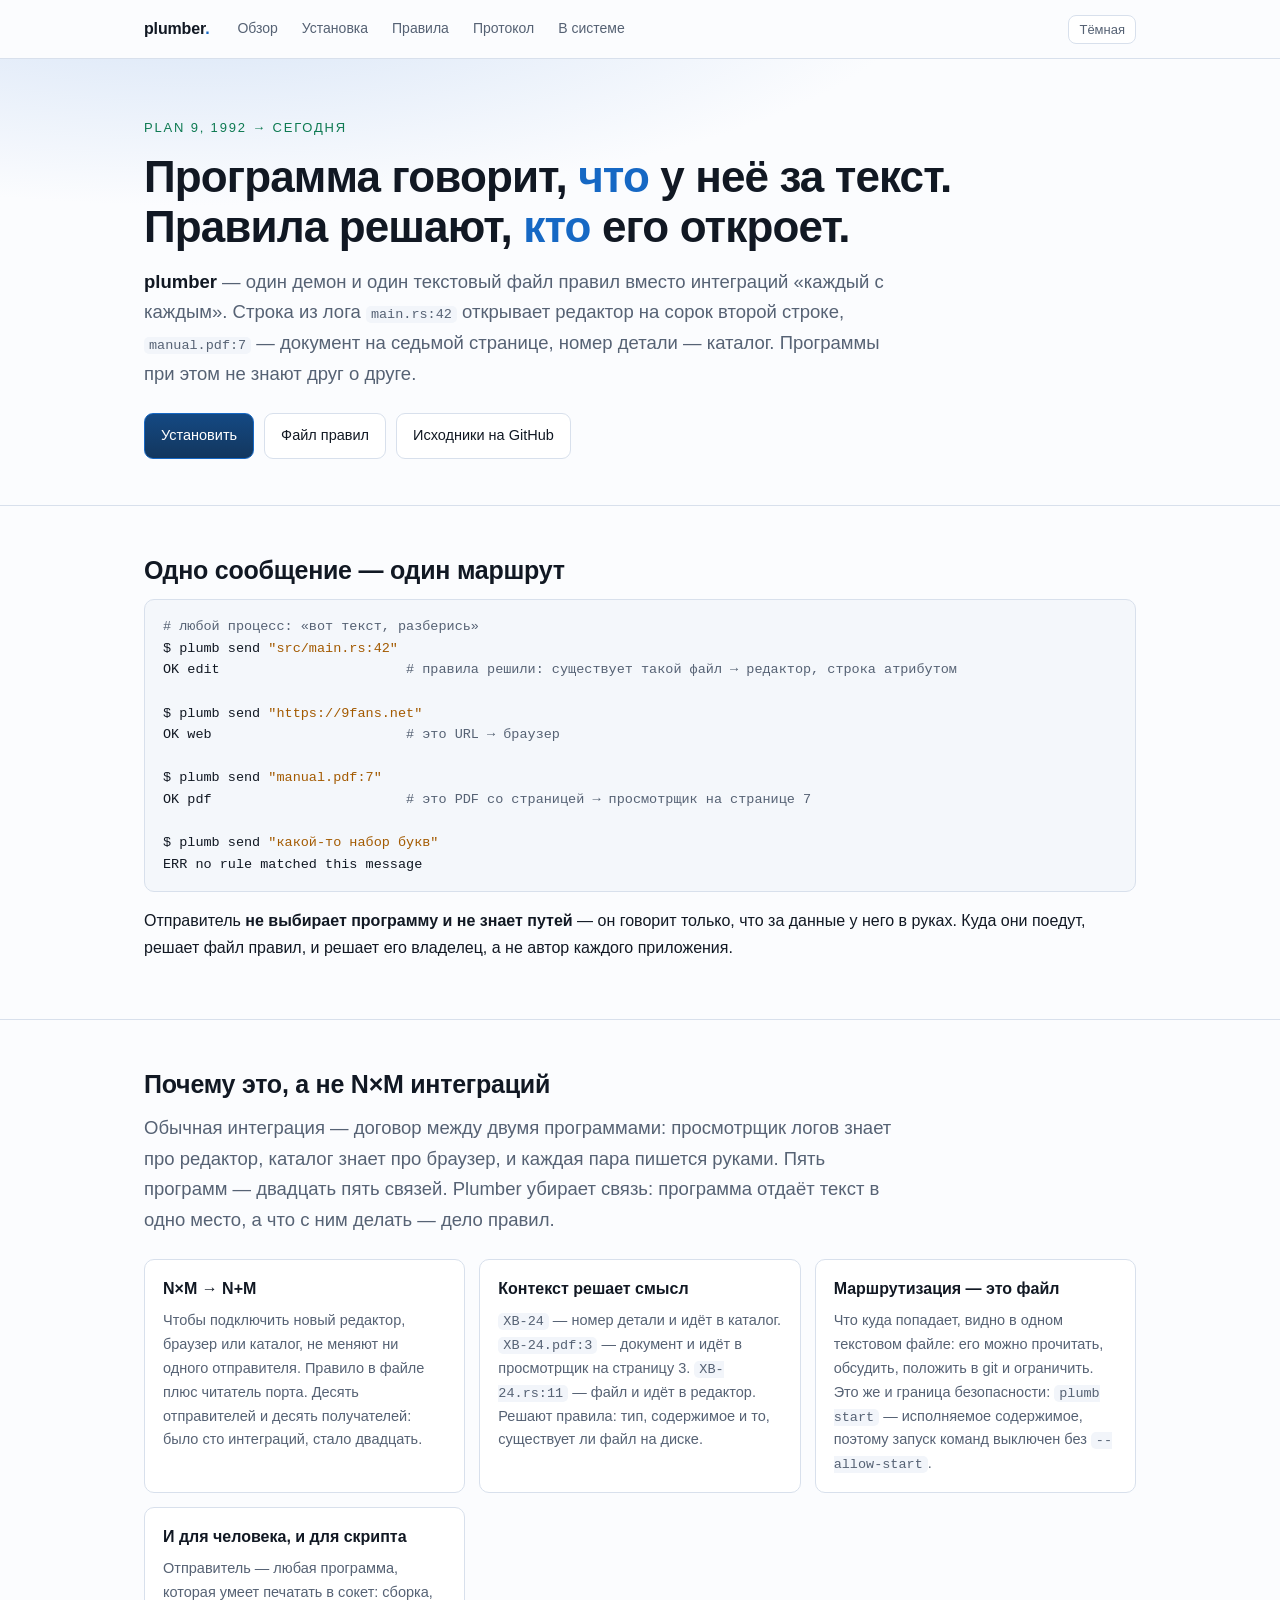
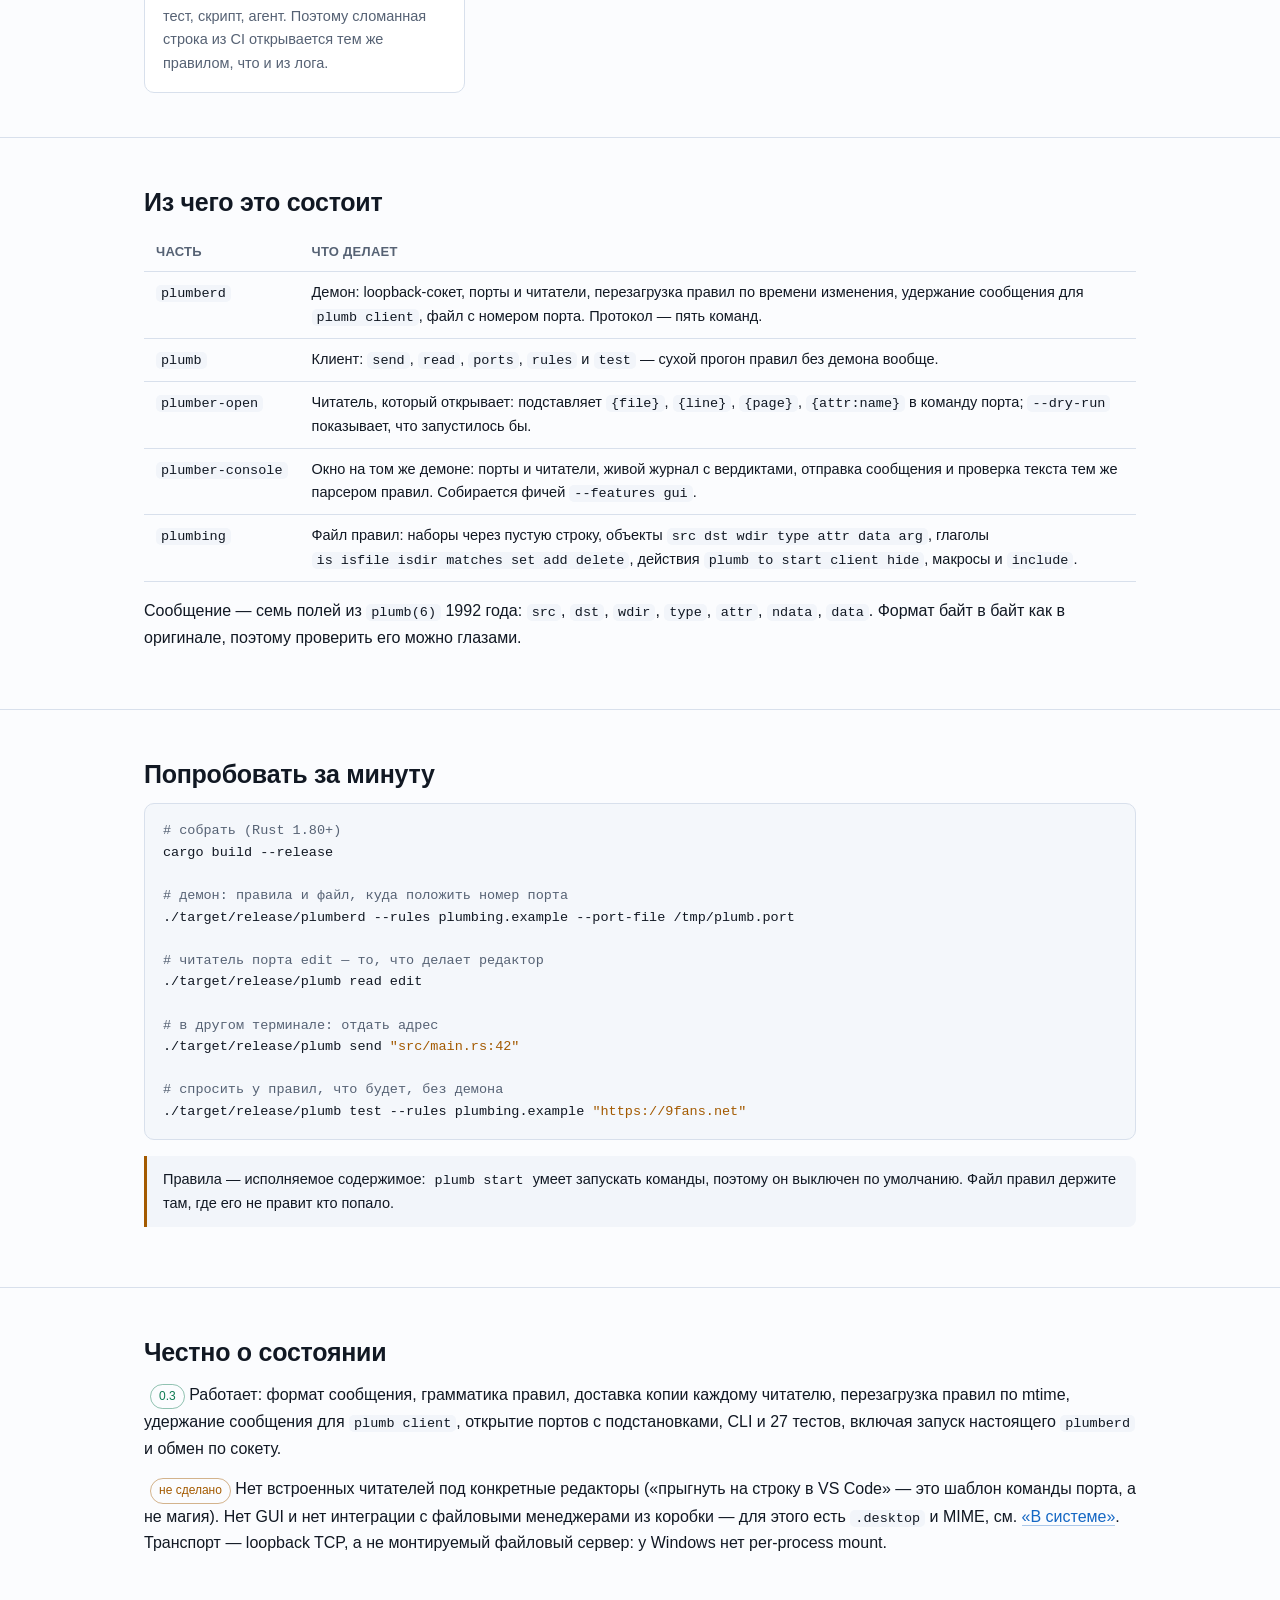
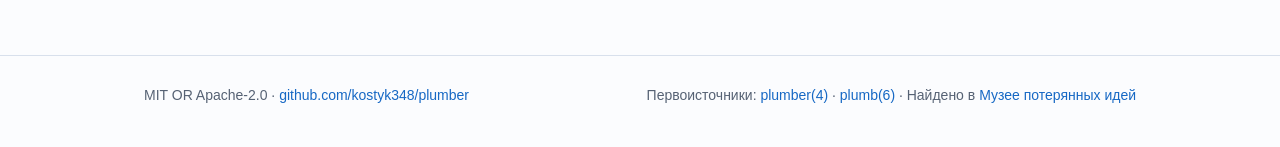
<file: docs/index.html>
<!DOCTYPE html>
<html lang="ru">
<head>
<meta charset="utf-8">
<meta name="viewport" content="width=device-width, initial-scale=1">
<title>plumber — маршрутизация сообщений по правилам (Plan 9, снова)</title>
<meta name="description" content="Один демон и текстовый файл правил решают, какая программа откроет то, что ей передали: file:line, ссылку, номер страницы PDF. Идея Plan 9 на Rust — Linux, Windows, macOS.">
<meta property="og:title" content="plumber — маршрутизация сообщений по правилам">
<meta property="og:description" content="Программа говорит, что это за текст, правила решают, кто его откроет. Plan 9 plumber на Rust.">
<meta property="og:type" content="website">
<meta property="og:url" content="https://kostyk348.github.io/plumber/">
<link rel="canonical" href="https://kostyk348.github.io/plumber/">
<link rel="icon" href="data:image/svg+xml,%3Csvg xmlns='http://www.w3.org/2000/svg' viewBox='0 0 32 32'%3E%3Crect width='32' height='32' rx='7' fill='%230d1117'/%3E%3Cpath d='M7 11h9a5 5 0 0 1 0 10H7' stroke='%236ab7ff' stroke-width='3' fill='none'/%3E%3Ccircle cx='24' cy='21' r='2.5' fill='%237ee2b8'/%3E%3C/svg%3E">
<link rel="stylesheet" href="assets/site.css">
</head>
<body>

<div class="topnav">
  <div class="wrap">
    <a class="brand" href="./">plumber<span>.</span></a>
    <nav>
      <a href="./">Обзор</a>
      <a href="install.html">Установка</a>
      <a href="rules.html">Правила</a>
      <a href="protocol.html">Протокол</a>
      <a href="integration.html">В системе</a>
    </nav>
    <button class="theme-btn" id="themeBtn" type="button">Светлая</button>
  </div>
</div>

<header class="hero">
  <div class="wrap">
    <p class="eyebrow">Plan 9, 1992 → сегодня</p>
    <h1>Программа говорит, <span>что</span> у неё за текст.<br>Правила решают, <span>кто</span> его откроет.</h1>
    <p class="lead">
      <b>plumber</b> — один демон и один текстовый файл правил вместо интеграций «каждый с каждым».
      Строка из лога <code>main.rs:42</code> открывает редактор на сорок второй строке,
      <code>manual.pdf:7</code> — документ на седьмой странице, номер детали — каталог.
      Программы при этом не знают друг о друге.
    </p>
    <div class="btns">
      <a class="btn primary" href="install.html">Установить</a>
      <a class="btn" href="rules.html">Файл правил</a>
      <a class="btn" href="https://github.com/kostyk348/plumber">Исходники на GitHub</a>
    </div>
  </div>
</header>

<main>

<section>
  <div class="wrap">
    <h2>Одно сообщение — один маршрут</h2>
<pre><code><span class="c"># любой процесс: «вот текст, разберись»</span>
$ plumb send <span class="s">"src/main.rs:42"</span>
OK edit                       <span class="c"># правила решили: существует такой файл → редактор, строка атрибутом</span>

$ plumb send <span class="s">"https://9fans.net"</span>
OK web                        <span class="c"># это URL → браузер</span>

$ plumb send <span class="s">"manual.pdf:7"</span>
OK pdf                        <span class="c"># это PDF со страницей → просмотрщик на странице 7</span>

$ plumb send <span class="s">"какой-то набор букв"</span>
ERR no rule matched this message
</code></pre>
    <p>
      Отправитель <b>не выбирает программу и не знает путей</b> — он говорит только, что за данные
      у него в руках. Куда они поедут, решает файл правил, и решает его владелец, а не автор
      каждого приложения.
    </p>
  </div>
</section>

<section>
  <div class="wrap">
    <h2>Почему это, а не N×M интеграций</h2>
    <p class="lead">
      Обычная интеграция — договор между двумя программами: просмотрщик логов знает про редактор,
      каталог знает про браузер, и каждая пара пишется руками. Пять программ — двадцать пять связей.
      Plumber убирает связь: программа отдаёт текст в одно место, а что с ним делать — дело правил.
    </p>
    <div class="grid">
      <div class="card">
        <h3>N×M → N+M</h3>
        <p>Чтобы подключить новый редактор, браузер или каталог, не меняют ни одного отправителя.
        Правило в файле плюс читатель порта. Десять отправителей и десять получателей: было сто
        интеграций, стало двадцать.</p>
      </div>
      <div class="card">
        <h3>Контекст решает смысл</h3>
        <p><code>XB-24</code> — номер детали и идёт в каталог. <code>XB-24.pdf:3</code> — документ и
        идёт в просмотрщик на страницу 3. <code>XB-24.rs:11</code> — файл и идёт в редактор.
        Решают правила: тип, содержимое и то, существует ли файл на диске.</p>
      </div>
      <div class="card">
        <h3>Маршрутизация — это файл</h3>
        <p>Что куда попадает, видно в одном текстовом файле: его можно прочитать, обсудить, положить
        в git и ограничить. Это же и граница безопасности: <code>plumb start</code> — исполняемое
        содержимое, поэтому запуск команд выключен без <code>--allow-start</code>.</p>
      </div>
      <div class="card">
        <h3>И для человека, и для скрипта</h3>
        <p>Отправитель — любая программа, которая умеет печатать в сокет: сборка, тест, скрипт, агент.
        Поэтому сломанная строка из CI открывается тем же правилом, что и из лога.</p>
      </div>
    </div>
  </div>
</section>

<section>
  <div class="wrap">
    <h2>Из чего это состоит</h2>
    <div class="tablewrap">
      <table>
        <thead><tr><th>Часть</th><th>Что делает</th></tr></thead>
        <tbody>
          <tr>
            <td><code>plumberd</code></td>
            <td>Демон: loopback-сокет, порты и читатели, перезагрузка правил по времени изменения,
            удержание сообщения для <code>plumb client</code>, файл с номером порта. Протокол —
            пять команд.</td>
          </tr>
          <tr>
            <td><code>plumb</code></td>
            <td>Клиент: <code>send</code>, <code>read</code>, <code>ports</code>, <code>rules</code>
            и <code>test</code> — сухой прогон правил без демона вообще.</td>
          </tr>
          <tr>
            <td><code>plumber-open</code></td>
            <td>Читатель, который открывает: подставляет <code>{file}</code>, <code>{line}</code>,
            <code>{page}</code>, <code>{attr:name}</code> в команду порта; <code>--dry-run</code>
            показывает, что запустилось бы.</td>
          </tr>
          <tr>
            <td><code>plumber-console</code></td>
            <td>Окно на том же демоне: порты и читатели, живой журнал с вердиктами, отправка
            сообщения и проверка текста тем же парсером правил. Собирается фичей
            <code>--features gui</code>.</td>
          </tr>
          <tr>
            <td><code>plumbing</code></td>
            <td>Файл правил: наборы через пустую строку, объекты <code>src dst wdir type attr data arg</code>,
            глаголы <code>is isfile isdir matches set add delete</code>, действия
            <code>plumb to start client hide</code>, макросы и <code>include</code>.</td>
          </tr>
        </tbody>
      </table>
    </div>
    <p>
      Сообщение — семь полей из <code>plumb(6)</code> 1992 года: <code>src</code>, <code>dst</code>,
      <code>wdir</code>, <code>type</code>, <code>attr</code>, <code>ndata</code>, <code>data</code>.
      Формат байт в байт как в оригинале, поэтому проверить его можно глазами.
    </p>
  </div>
</section>

<section>
  <div class="wrap">
    <h2>Попробовать за минуту</h2>
<pre><code><span class="c"># собрать (Rust 1.80+)</span>
cargo build --release

<span class="c"># демон: правила и файл, куда положить номер порта</span>
./target/release/plumberd --rules plumbing.example --port-file /tmp/plumb.port

<span class="c"># читатель порта edit — то, что делает редактор</span>
./target/release/plumb read edit

<span class="c"># в другом терминале: отдать адрес</span>
./target/release/plumb send <span class="s">"src/main.rs:42"</span>

<span class="c"># спросить у правил, что будет, без демона</span>
./target/release/plumb test --rules plumbing.example <span class="s">"https://9fans.net"</span>
</code></pre>
    <div class="note warn">
      Правила — исполняемое содержимое: <code>plumb start</code> умеет запускать команды, поэтому он
      выключен по умолчанию. Файл правил держите там, где его не правит кто попало.
    </div>
  </div>
</section>

<section>
  <div class="wrap">
    <h2>Честно о состоянии</h2>
    <p><span class="badge ok">0.3</span> Работает: формат сообщения, грамматика правил, доставка
    копии каждому читателю, перезагрузка правил по mtime, удержание сообщения для
    <code>plumb client</code>, открытие портов с подстановками, CLI и 27 тестов, включая запуск
    настоящего <code>plumberd</code> и обмен по сокету.</p>
    <p><span class="badge warn">не сделано</span> Нет встроенных читателей под конкретные редакторы
    («прыгнуть на строку в VS Code» — это шаблон команды порта, а не магия). Нет GUI и нет
    интеграции с файловыми менеджерами из коробки — для этого есть <code>.desktop</code> и MIME,
    см. <a href="integration.html">«В системе»</a>. Транспорт — loopback TCP, а не монтируемый
    файловый сервер: у Windows нет per-process mount.</p>
  </div>
</section>

</main>

<footer class="site">
  <div class="wrap">
    <span>MIT OR Apache-2.0 · <a href="https://github.com/kostyk348/plumber">github.com/kostyk348/plumber</a></span>
    <span>Первоисточники: <a href="https://man.9front.org/4/plumber">plumber(4)</a> ·
    <a href="https://man.9front.org/6/plumb">plumb(6)</a> ·
    Найдено в <a href="https://kostyk348.github.io/lost-tech-museum/">Музее потерянных идей</a></span>
  </div>
</footer>

<script src="assets/site.js"></script>
</body>
</html>
</file>
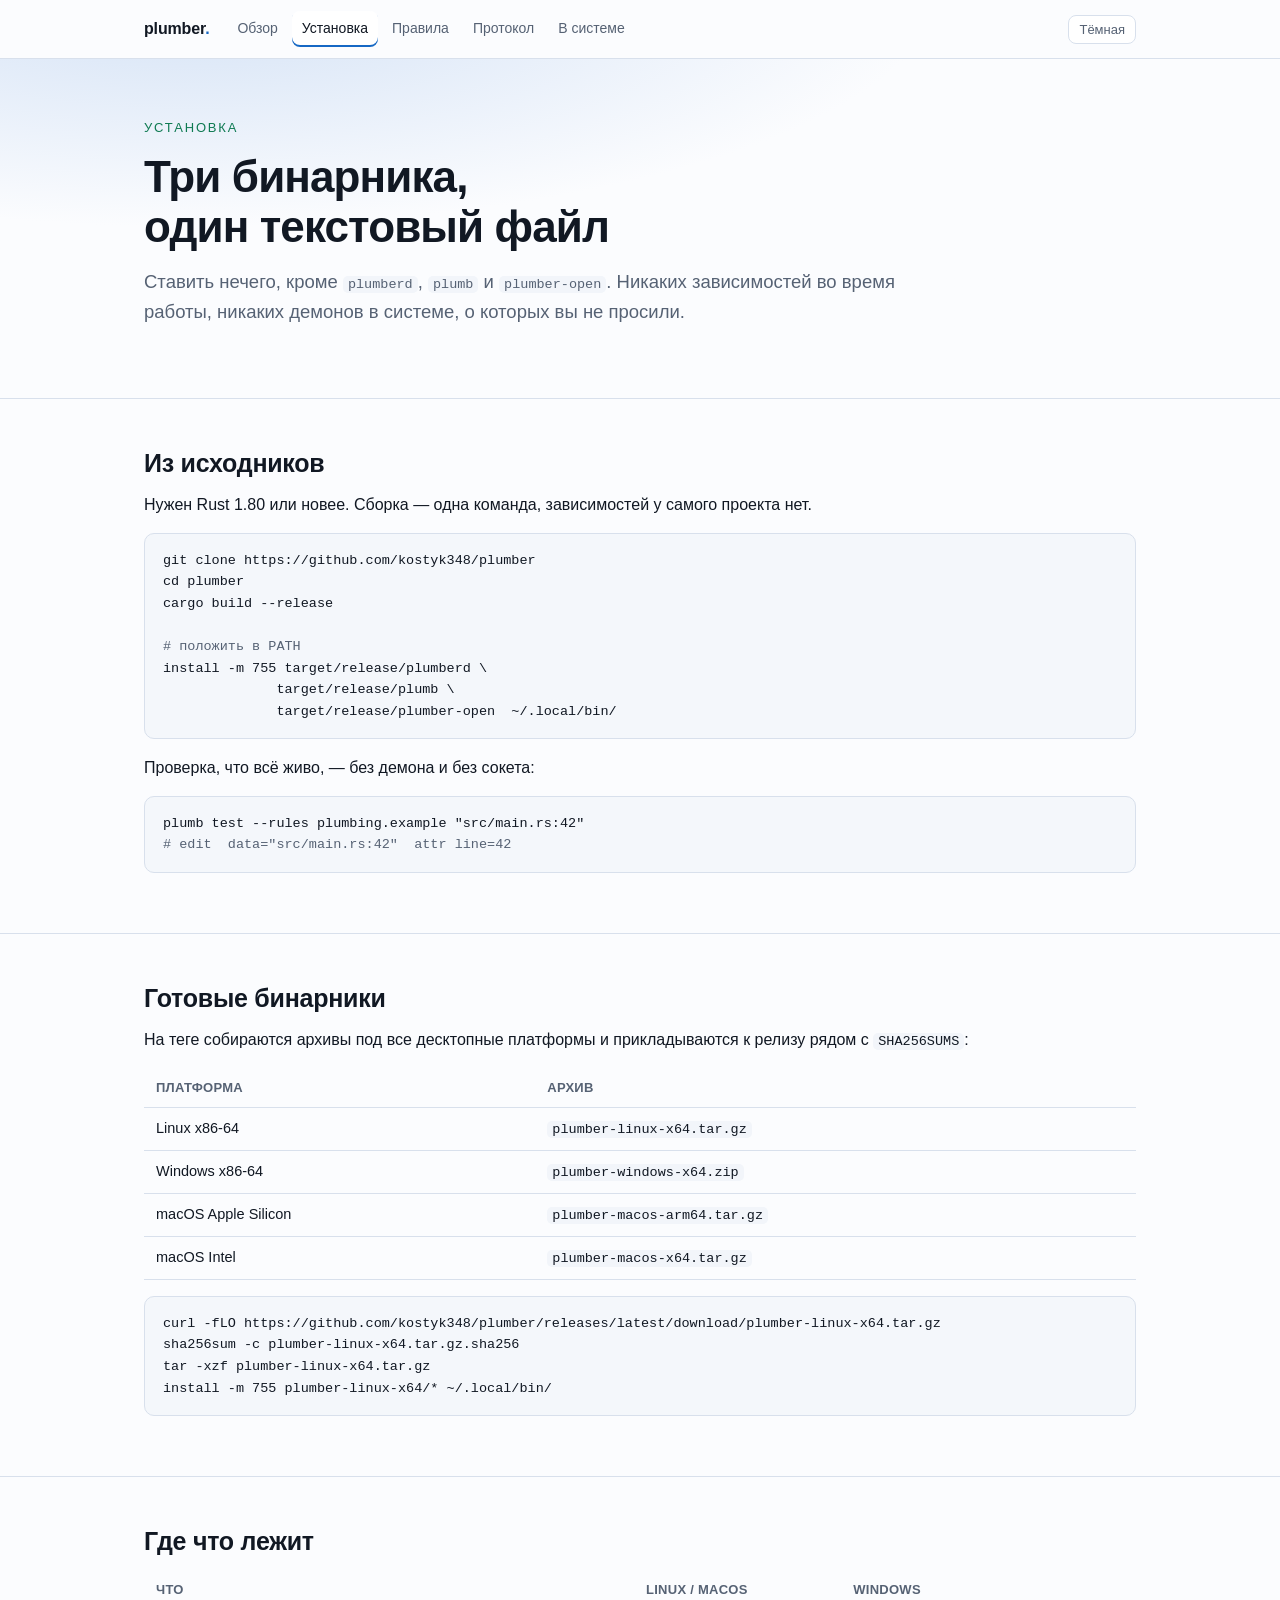
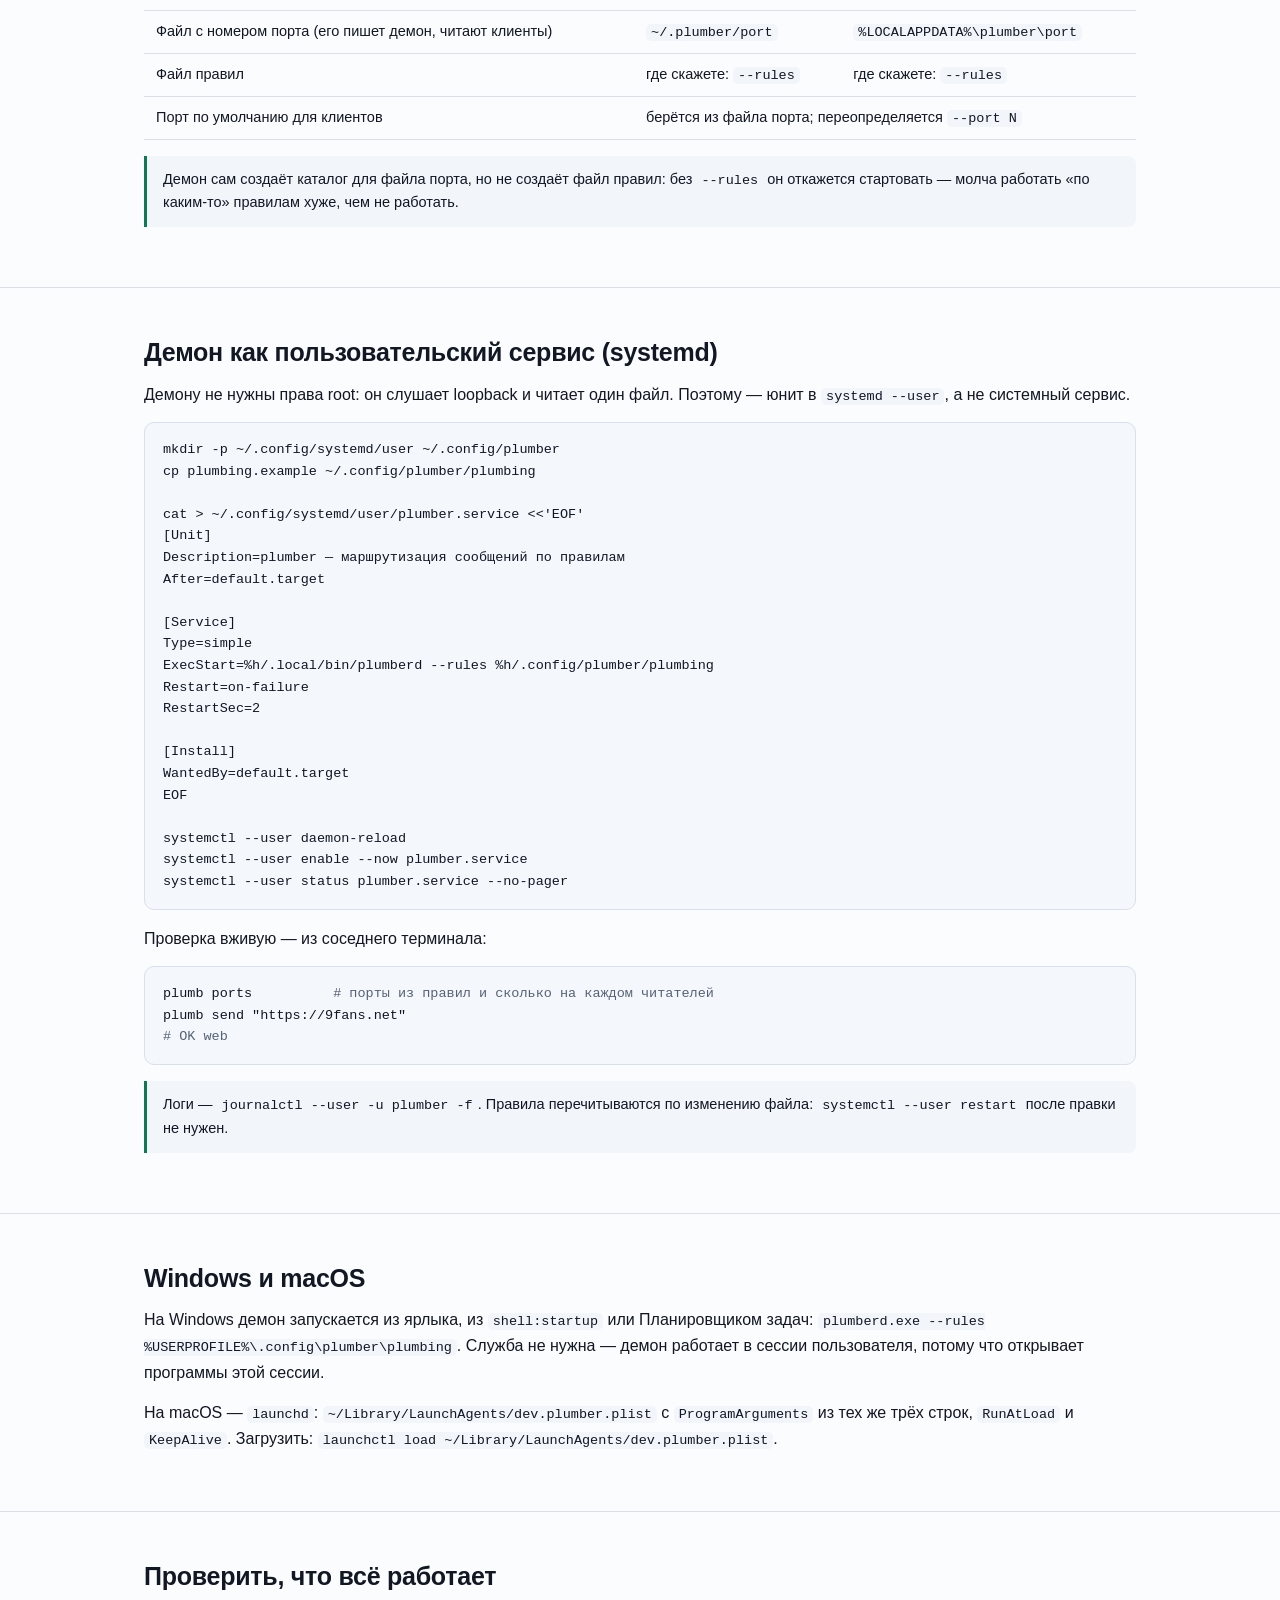
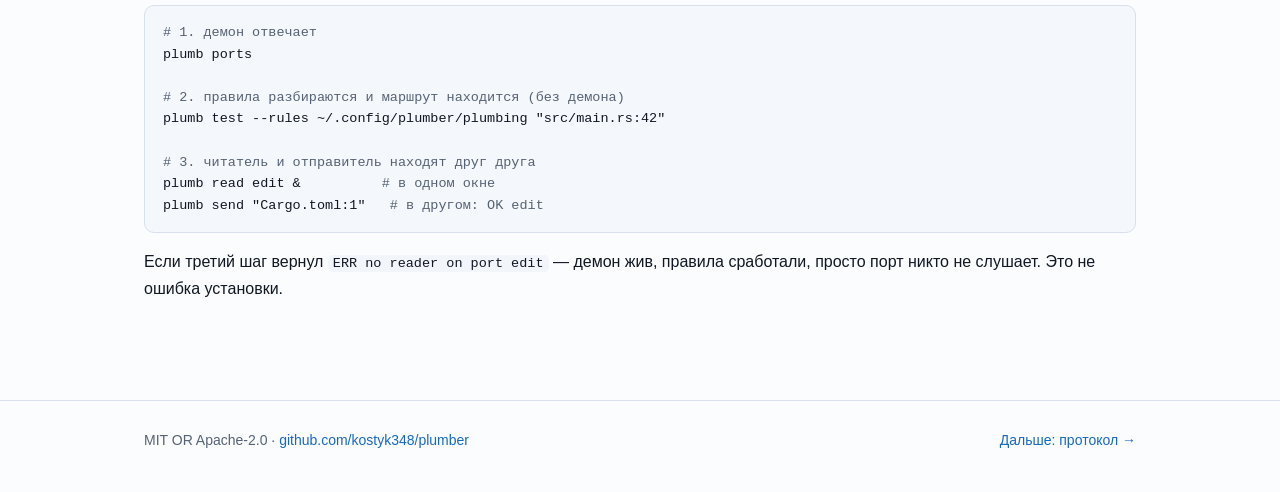
<file: docs/install.html>
<!DOCTYPE html>
<html lang="ru">
<head>
<meta charset="utf-8">
<meta name="viewport" content="width=device-width, initial-scale=1">
<title>Установка — plumber</title>
<meta name="description" content="Как собрать и установить plumber: из исходников, бинарниками с релиза, демон как пользовательский сервис systemd, файл правил и номер порта.">
<link rel="canonical" href="https://kostyk348.github.io/plumber/install.html">
<link rel="icon" href="data:image/svg+xml,%3Csvg xmlns='http://www.w3.org/2000/svg' viewBox='0 0 32 32'%3E%3Crect width='32' height='32' rx='7' fill='%230d1117'/%3E%3Cpath d='M7 11h9a5 5 0 0 1 0 10H7' stroke='%236ab7ff' stroke-width='3' fill='none'/%3E%3Ccircle cx='24' cy='21' r='2.5' fill='%237ee2b8'/%3E%3C/svg%3E">
<link rel="stylesheet" href="assets/site.css">
</head>
<body>

<div class="topnav">
  <div class="wrap">
    <a class="brand" href="./">plumber<span>.</span></a>
    <nav>
      <a href="./">Обзор</a>
      <a href="install.html">Установка</a>
      <a href="rules.html">Правила</a>
      <a href="protocol.html">Протокол</a>
      <a href="integration.html">В системе</a>
    </nav>
    <button class="theme-btn" id="themeBtn" type="button">Светлая</button>
  </div>
</div>

<header class="hero">
  <div class="wrap">
    <p class="eyebrow">Установка</p>
    <h1>Три бинарника,<br>один текстовый файл</h1>
    <p class="lead">Ставить нечего, кроме <code>plumberd</code>, <code>plumb</code> и
    <code>plumber-open</code>. Никаких зависимостей во время работы, никаких демонов в системе,
    о которых вы не просили.</p>
  </div>
</header>

<main>

<section>
  <div class="wrap">
    <h2>Из исходников</h2>
    <p>Нужен Rust 1.80 или новее. Сборка — одна команда, зависимостей у самого проекта нет.</p>
<pre><code>git clone https://github.com/kostyk348/plumber
cd plumber
cargo build --release

<span class="c"># положить в PATH</span>
install -m 755 target/release/plumberd \
              target/release/plumb \
              target/release/plumber-open  ~/.local/bin/
</code></pre>
    <p>Проверка, что всё живо, — без демона и без сокета:</p>
<pre><code>plumb test --rules plumbing.example "src/main.rs:42"
<span class="c"># edit  data="src/main.rs:42"  attr line=42</span>
</code></pre>
  </div>
</section>

<section>
  <div class="wrap">
    <h2>Готовые бинарники</h2>
    <p>
      На теге собираются архивы под все десктопные платформы и прикладываются к релизу рядом с
      <code>SHA256SUMS</code>:
    </p>
    <div class="tablewrap">
      <table>
        <thead><tr><th>Платформа</th><th>Архив</th></tr></thead>
        <tbody>
          <tr><td>Linux x86-64</td><td><code>plumber-linux-x64.tar.gz</code></td></tr>
          <tr><td>Windows x86-64</td><td><code>plumber-windows-x64.zip</code></td></tr>
          <tr><td>macOS Apple Silicon</td><td><code>plumber-macos-arm64.tar.gz</code></td></tr>
          <tr><td>macOS Intel</td><td><code>plumber-macos-x64.tar.gz</code></td></tr>
        </tbody>
      </table>
    </div>
<pre><code>curl -fLO https://github.com/kostyk348/plumber/releases/latest/download/plumber-linux-x64.tar.gz
sha256sum -c plumber-linux-x64.tar.gz.sha256
tar -xzf plumber-linux-x64.tar.gz
install -m 755 plumber-linux-x64/* ~/.local/bin/
</code></pre>
  </div>
</section>

<section>
  <div class="wrap">
    <h2>Где что лежит</h2>
    <div class="tablewrap">
      <table>
        <thead><tr><th>Что</th><th>Linux / macOS</th><th>Windows</th></tr></thead>
        <tbody>
          <tr>
            <td>Файл с номером порта (его пишет демон, читают клиенты)</td>
            <td><code>~/.plumber/port</code></td>
            <td><code>%LOCALAPPDATA%\plumber\port</code></td>
          </tr>
          <tr>
            <td>Файл правил</td>
            <td>где скажете: <code>--rules</code></td>
            <td>где скажете: <code>--rules</code></td>
          </tr>
          <tr>
            <td>Порт по умолчанию для клиентов</td>
            <td colspan="2">берётся из файла порта; переопределяется <code>--port N</code></td>
          </tr>
        </tbody>
      </table>
    </div>
    <div class="note">
      Демон сам создаёт каталог для файла порта, но не создаёт файл правил: без <code>--rules</code>
      он откажется стартовать — молча работать «по каким-то» правилам хуже, чем не работать.
    </div>
  </div>
</section>

<section>
  <div class="wrap">
    <h2>Демон как пользовательский сервис (systemd)</h2>
    <p>
      Демону не нужны права root: он слушает loopback и читает один файл. Поэтому — юнит в
      <code>systemd --user</code>, а не системный сервис.
    </p>
<pre><code>mkdir -p ~/.config/systemd/user ~/.config/plumber
cp plumbing.example ~/.config/plumber/plumbing

cat &gt; ~/.config/systemd/user/plumber.service &lt;&lt;'EOF'
[Unit]
Description=plumber — маршрутизация сообщений по правилам
After=default.target

[Service]
Type=simple
ExecStart=%h/.local/bin/plumberd --rules %h/.config/plumber/plumbing
Restart=on-failure
RestartSec=2

[Install]
WantedBy=default.target
EOF

systemctl --user daemon-reload
systemctl --user enable --now plumber.service
systemctl --user status plumber.service --no-pager
</code></pre>
    <p>Проверка вживую — из соседнего терминала:</p>
<pre><code>plumb ports          <span class="c"># порты из правил и сколько на каждом читателей</span>
plumb send "https://9fans.net"
<span class="c"># OK web</span>
</code></pre>
    <div class="note">
      Логи — <code>journalctl --user -u plumber -f</code>. Правила перечитываются по изменению
      файла: <code>systemctl --user restart</code> после правки не нужен.
    </div>
  </div>
</section>

<section>
  <div class="wrap">
    <h2>Windows и macOS</h2>
    <p>
      На Windows демон запускается из ярлыка, из <code>shell:startup</code> или Планировщиком задач:
      <code>plumberd.exe --rules %USERPROFILE%\.config\plumber\plumbing</code>. Служба не нужна —
      демон работает в сессии пользователя, потому что открывает программы этой сессии.
    </p>
    <p>
      На macOS — <code>launchd</code>:
      <code>~/Library/LaunchAgents/dev.plumber.plist</code> с
      <code>ProgramArguments</code> из тех же трёх строк, <code>RunAtLoad</code> и
      <code>KeepAlive</code>. Загрузить: <code>launchctl load ~/Library/LaunchAgents/dev.plumber.plist</code>.
    </p>
  </div>
</section>

<section>
  <div class="wrap">
    <h2>Проверить, что всё работает</h2>
<pre><code><span class="c"># 1. демон отвечает</span>
plumb ports

<span class="c"># 2. правила разбираются и маршрут находится (без демона)</span>
plumb test --rules ~/.config/plumber/plumbing "src/main.rs:42"

<span class="c"># 3. читатель и отправитель находят друг друга</span>
plumb read edit &amp;          <span class="c"># в одном окне</span>
plumb send "Cargo.toml:1"   <span class="c"># в другом: OK edit</span>
</code></pre>
    <p>Если третий шаг вернул <code>ERR no reader on port edit</code> — демон жив, правила сработали,
    просто порт никто не слушает. Это не ошибка установки.</p>
  </div>
</section>

</main>

<footer class="site">
  <div class="wrap">
    <span>MIT OR Apache-2.0 · <a href="https://github.com/kostyk348/plumber">github.com/kostyk348/plumber</a></span>
    <span><a href="protocol.html">Дальше: протокол →</a></span>
  </div>
</footer>

<script src="assets/site.js"></script>
</body>
</html>
</file>
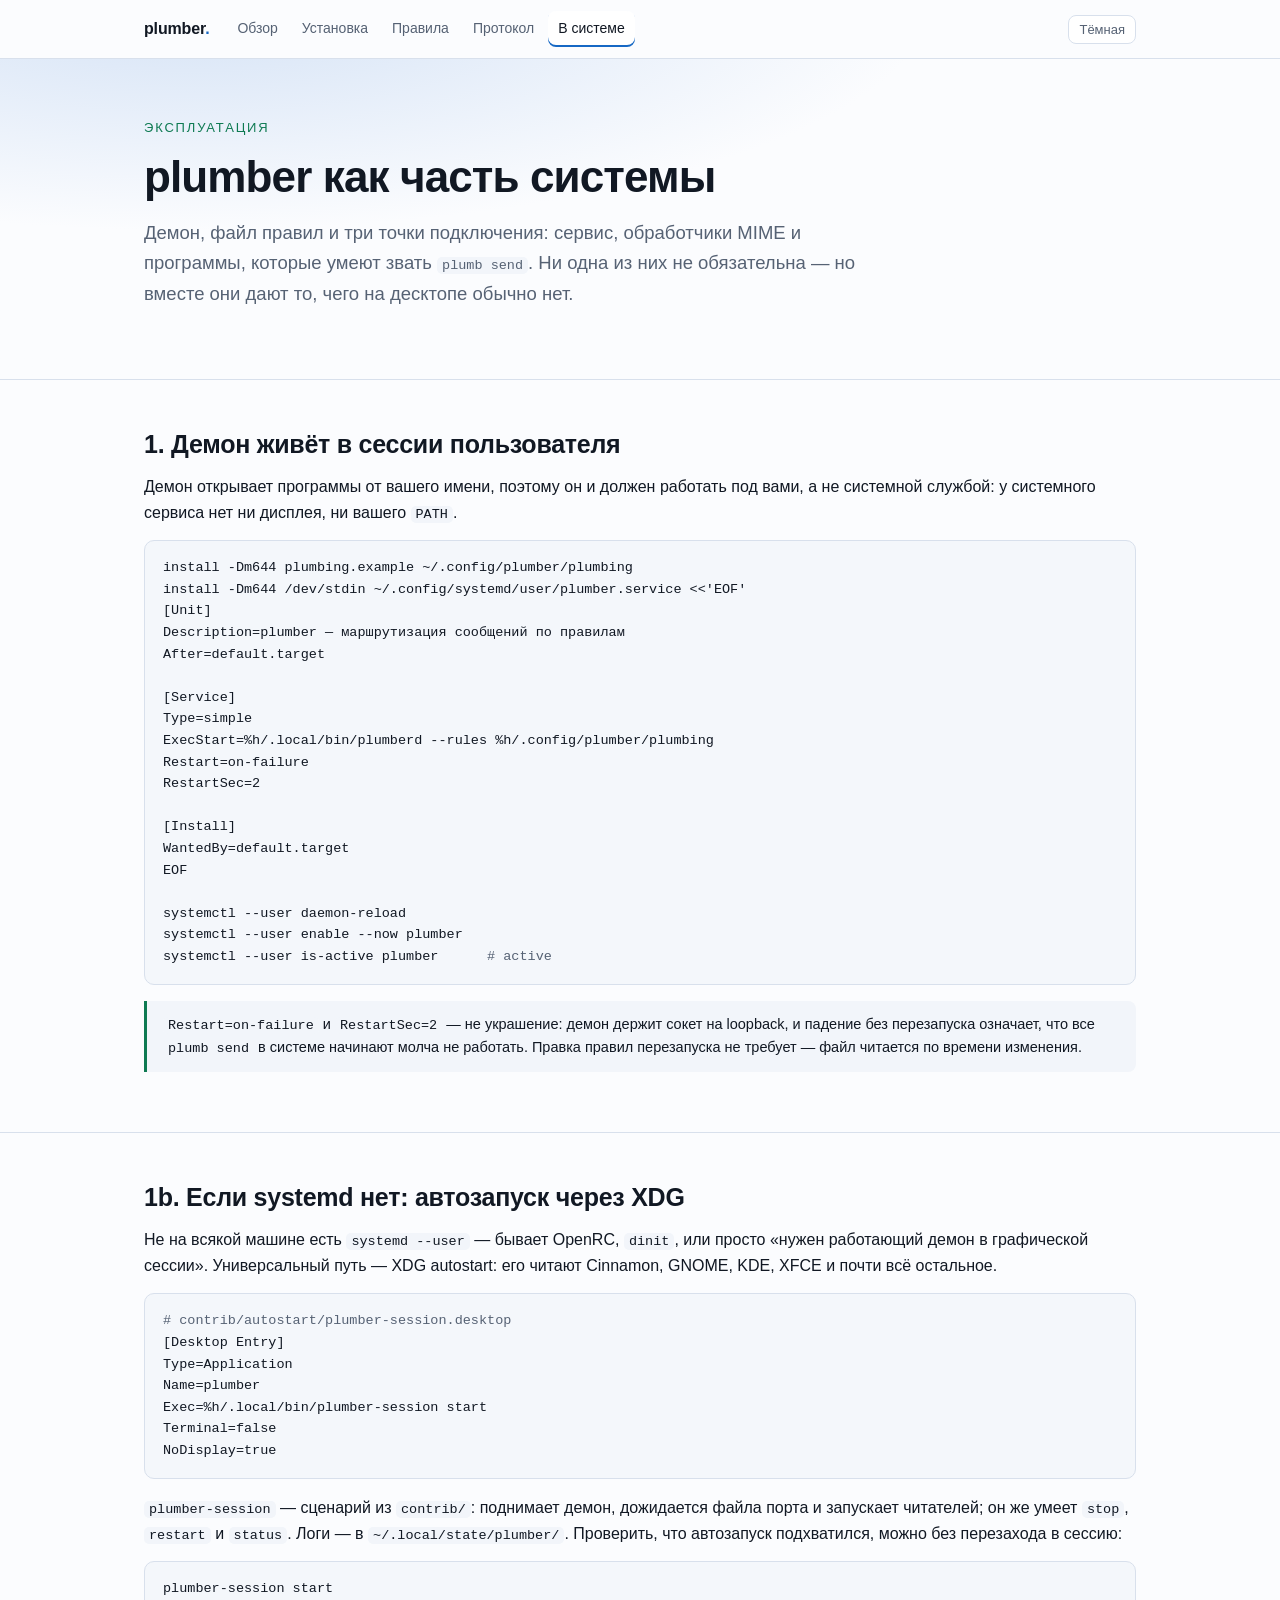
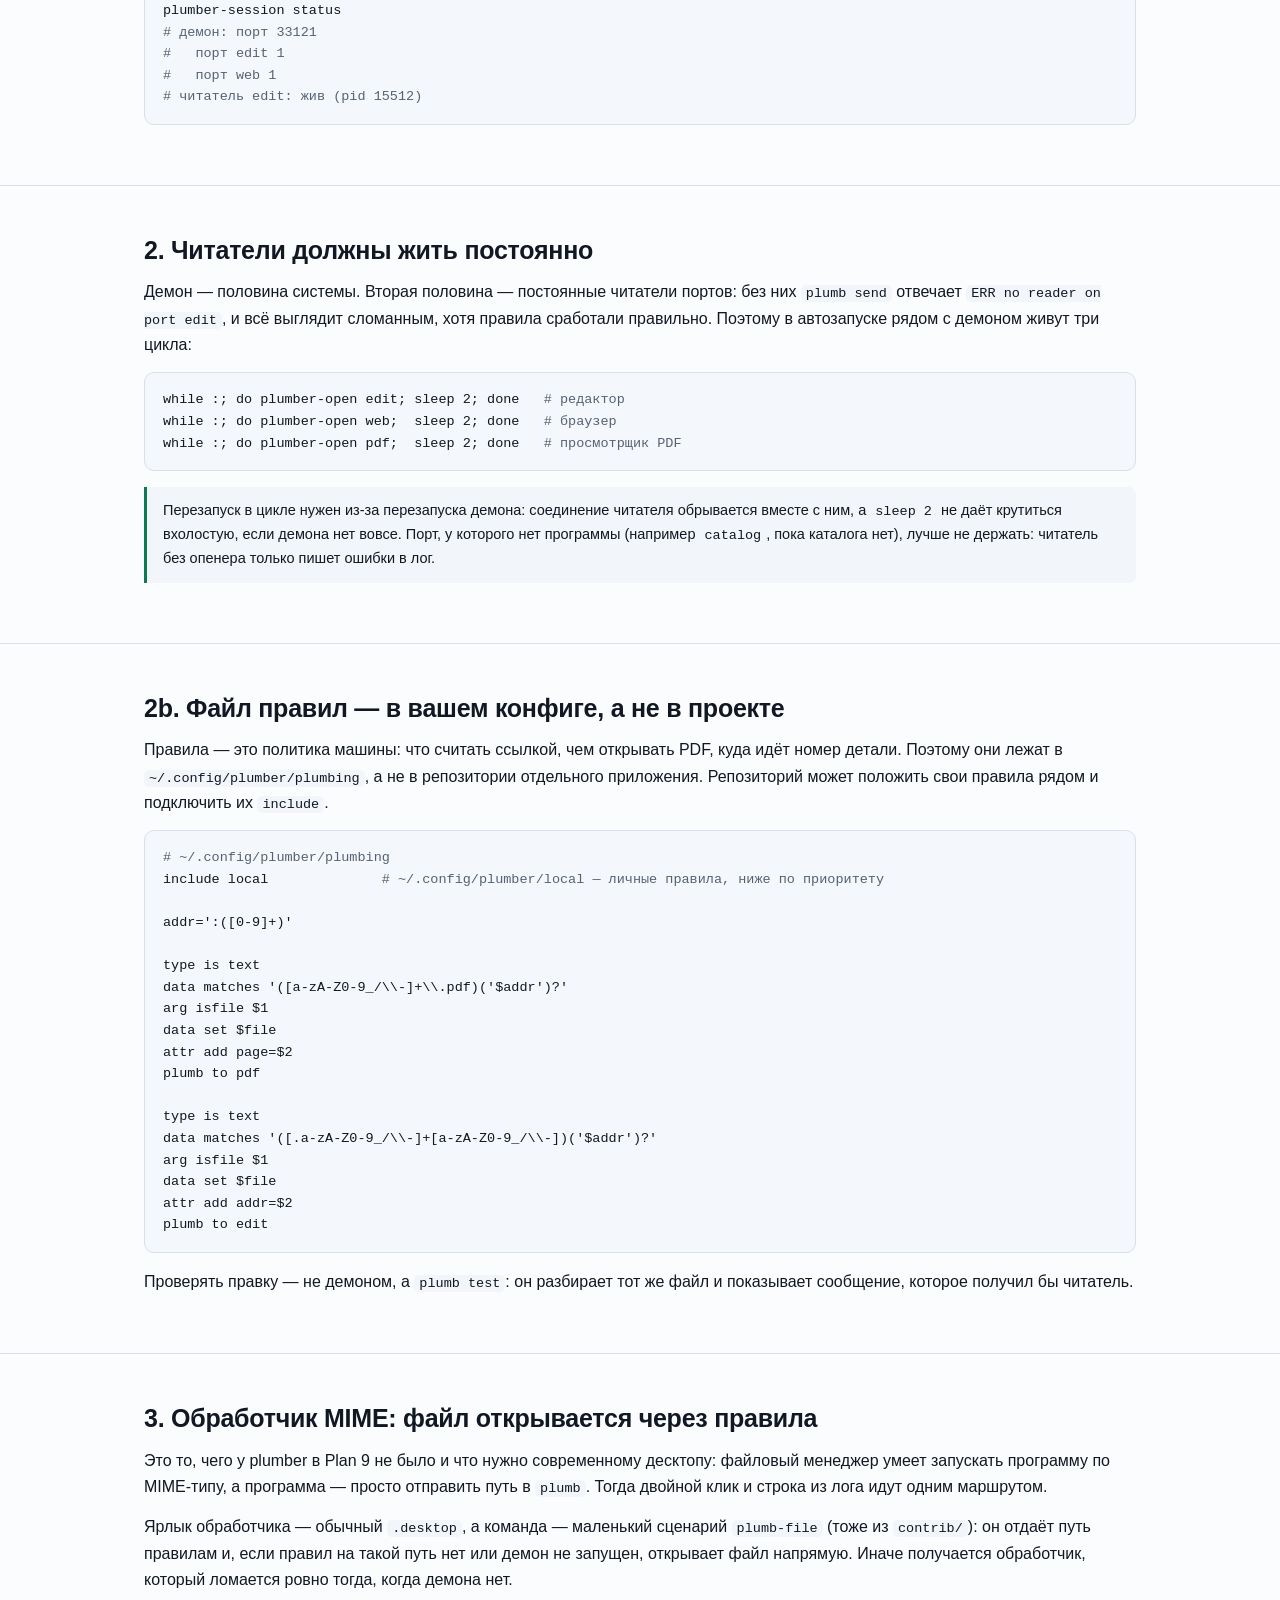
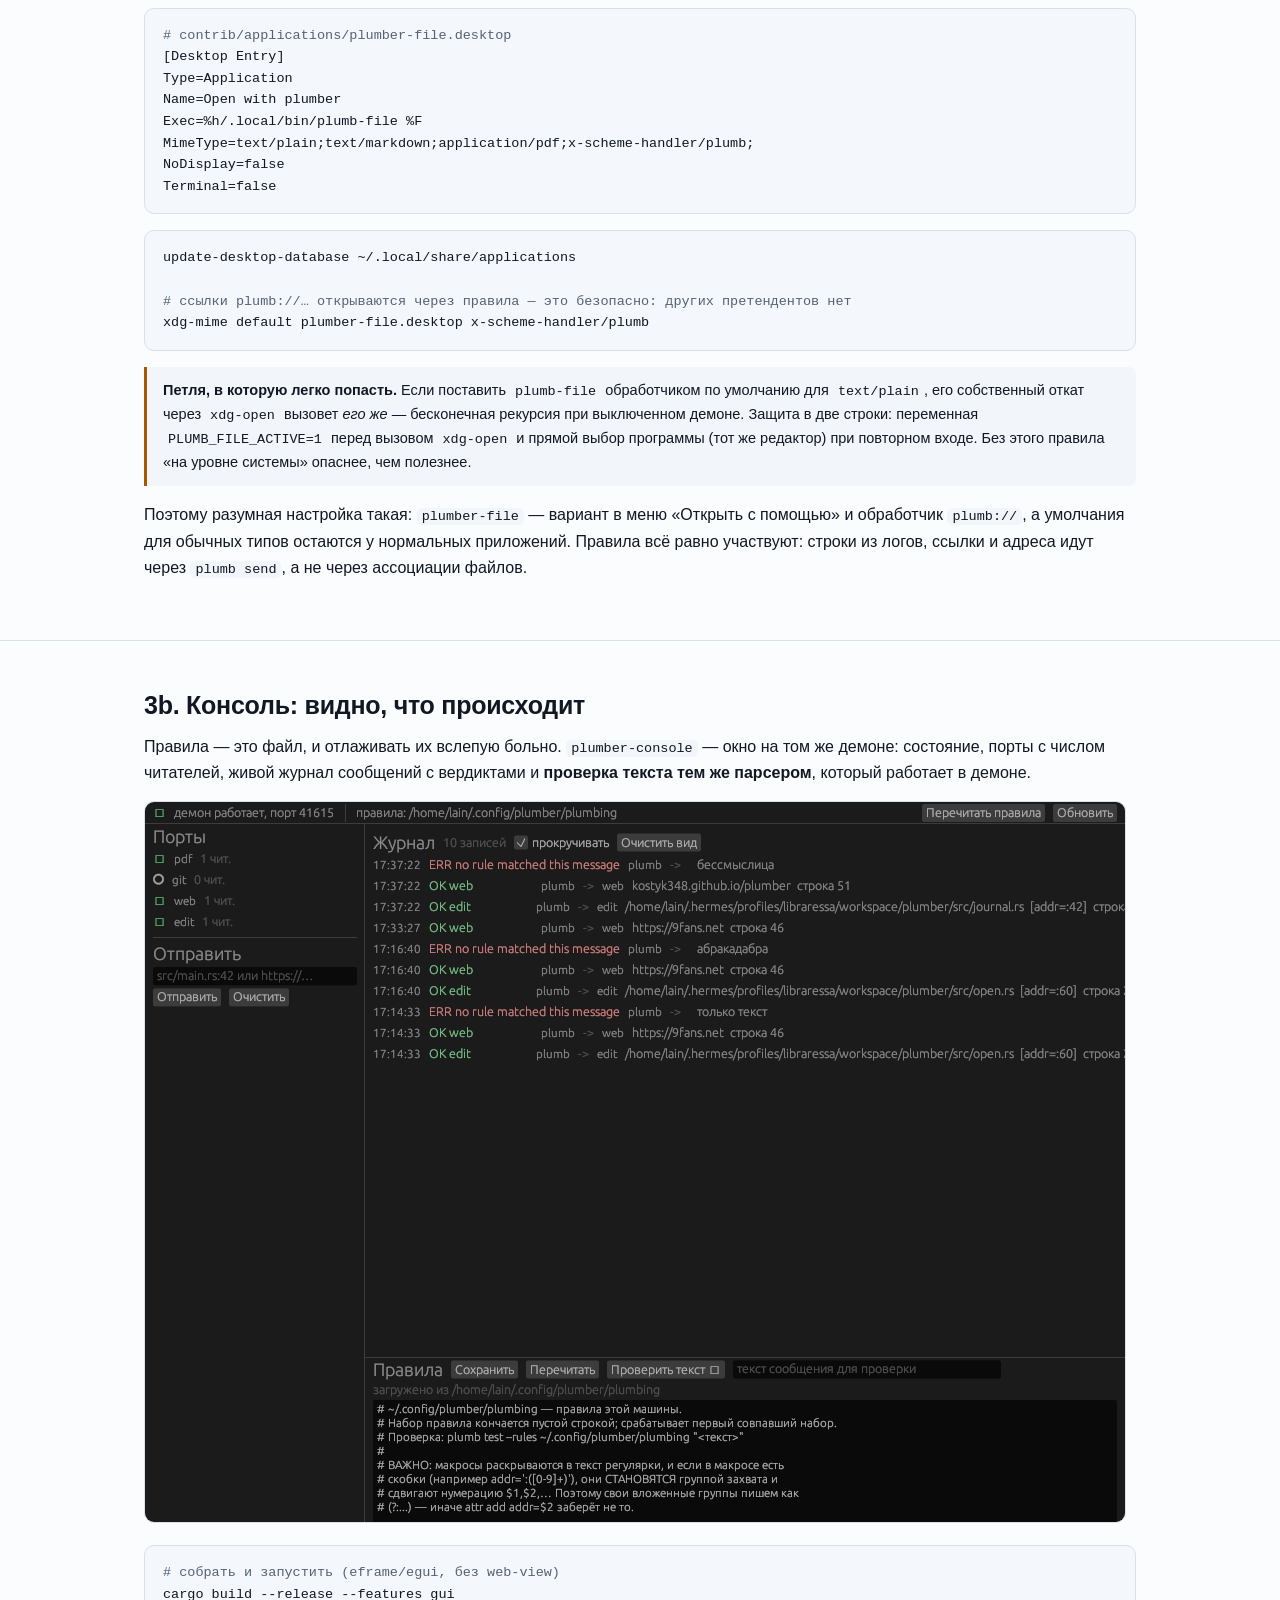
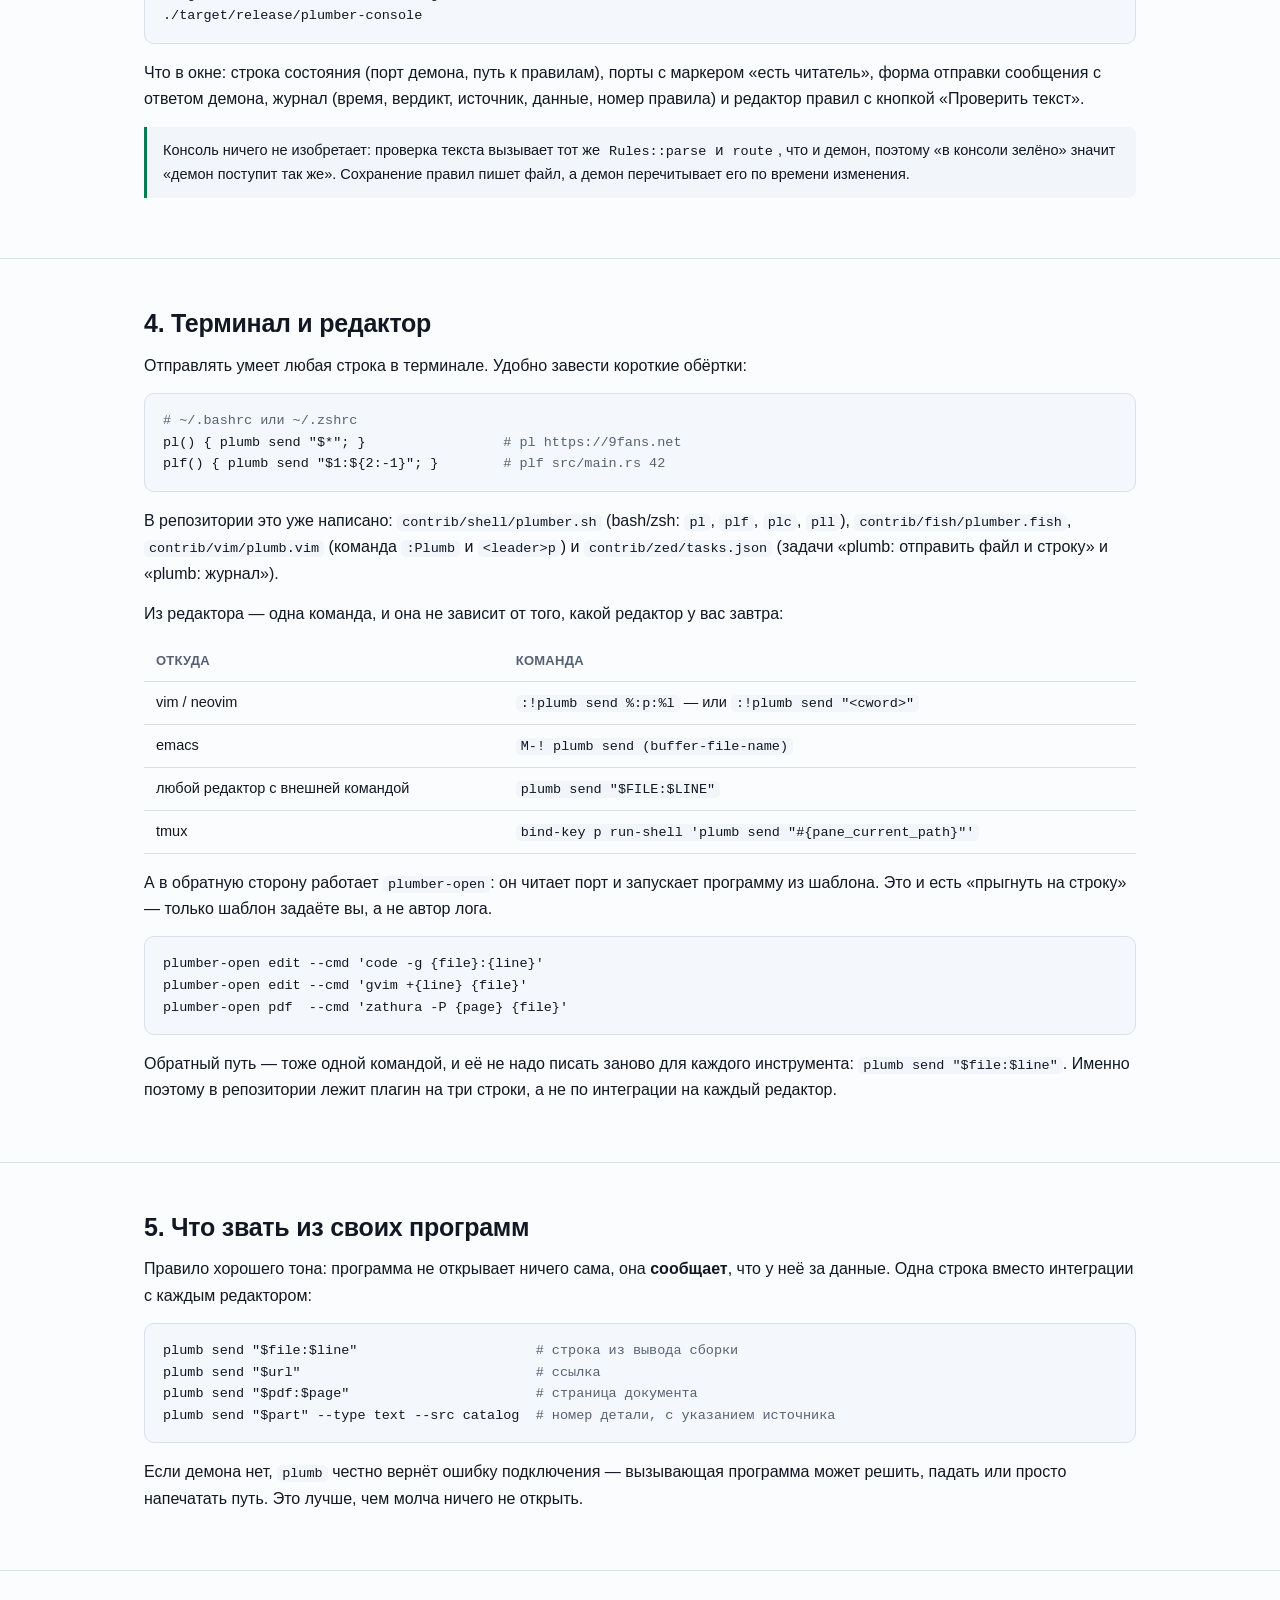
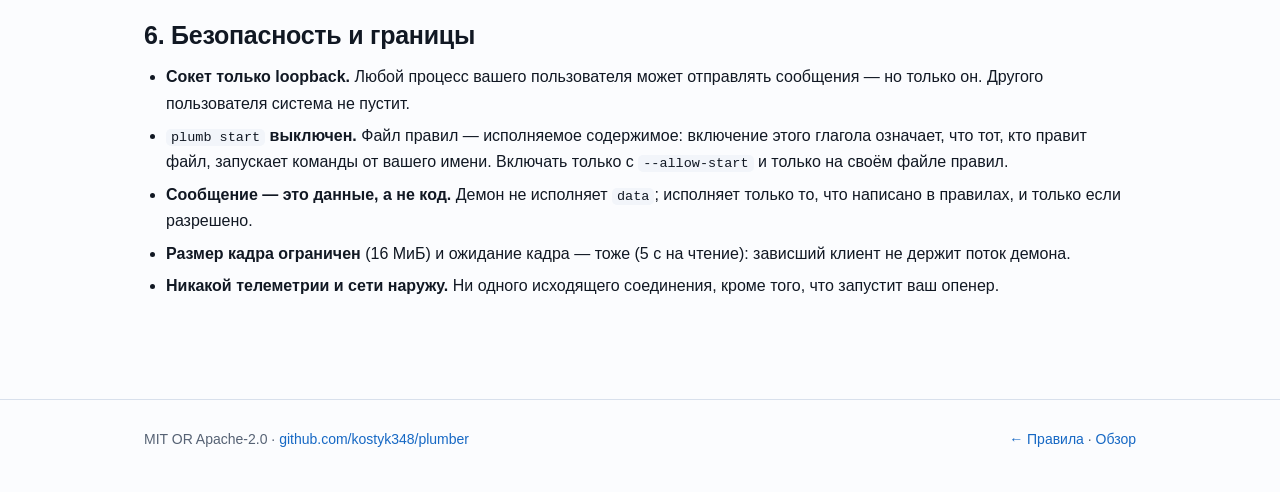
<file: docs/integration.html>
<!DOCTYPE html>
<html lang="ru">
<head>
<meta charset="utf-8">
<meta name="viewport" content="width=device-width, initial-scale=1">
<title>plumber в системе — сервис, MIME, редакторы</title>
<meta name="description" content="Как сделать plumber частью рабочей системы: пользовательский сервис systemd, файл правил в ~/.config, xdg-open и MIME, ярлыки, интеграция с редакторами и терминалом.">
<link rel="canonical" href="https://kostyk348.github.io/plumber/integration.html">
<link rel="icon" href="data:image/svg+xml,%3Csvg xmlns='http://www.w3.org/2000/svg' viewBox='0 0 32 32'%3E%3Crect width='32' height='32' rx='7' fill='%230d1117'/%3E%3Cpath d='M7 11h9a5 5 0 0 1 0 10H7' stroke='%236ab7ff' stroke-width='3' fill='none'/%3E%3Ccircle cx='24' cy='21' r='2.5' fill='%237ee2b8'/%3E%3C/svg%3E">
<link rel="stylesheet" href="assets/site.css">
</head>
<body>

<div class="topnav">
  <div class="wrap">
    <a class="brand" href="./">plumber<span>.</span></a>
    <nav>
      <a href="./">Обзор</a>
      <a href="install.html">Установка</a>
      <a href="rules.html">Правила</a>
      <a href="protocol.html">Протокол</a>
      <a href="integration.html">В системе</a>
    </nav>
    <button class="theme-btn" id="themeBtn" type="button">Светлая</button>
  </div>
</div>

<header class="hero">
  <div class="wrap">
    <p class="eyebrow">Эксплуатация</p>
    <h1>plumber как часть системы</h1>
    <p class="lead">Демон, файл правил и три точки подключения: сервис, обработчики MIME и
    программы, которые умеют звать <code>plumb send</code>. Ни одна из них не обязательна —
    но вместе они дают то, чего на десктопе обычно нет.</p>
  </div>
</header>

<main>

<section>
  <div class="wrap">
    <h2>1. Демон живёт в сессии пользователя</h2>
    <p>
      Демон открывает программы от вашего имени, поэтому он и должен работать под вами, а не
      системной службой: у системного сервиса нет ни дисплея, ни вашего <code>PATH</code>.
    </p>
<pre><code>install -Dm644 plumbing.example ~/.config/plumber/plumbing
install -Dm644 /dev/stdin ~/.config/systemd/user/plumber.service &lt;&lt;'EOF'
[Unit]
Description=plumber — маршрутизация сообщений по правилам
After=default.target

[Service]
Type=simple
ExecStart=%h/.local/bin/plumberd --rules %h/.config/plumber/plumbing
Restart=on-failure
RestartSec=2

[Install]
WantedBy=default.target
EOF

systemctl --user daemon-reload
systemctl --user enable --now plumber
systemctl --user is-active plumber      <span class="c"># active</span>
</code></pre>
    <div class="note">
      <code>Restart=on-failure</code> и <code>RestartSec=2</code> — не украшение: демон держит
      сокет на loopback, и падение без перезапуска означает, что все <code>plumb send</code> в
      системе начинают молча не работать. Правка правил перезапуска не требует — файл читается по
      времени изменения.
    </div>
  </div>
</section>

<section>
  <div class="wrap">
    <h2>1b. Если systemd нет: автозапуск через XDG</h2>
    <p>
      Не на всякой машине есть <code>systemd --user</code> — бывает OpenRC, <code>dinit</code>, или
      просто «нужен работающий демон в графической сессии». Универсальный путь — XDG autostart:
      его читают Cinnamon, GNOME, KDE, XFCE и почти всё остальное.
    </p>
<pre><code><span class="c"># contrib/autostart/plumber-session.desktop</span>
[Desktop Entry]
Type=Application
Name=plumber
Exec=%h/.local/bin/plumber-session start
Terminal=false
NoDisplay=true
</code></pre>
    <p>
      <code>plumber-session</code> — сценарий из <code>contrib/</code>: поднимает демон, дожидается
      файла порта и запускает читателей; он же умеет <code>stop</code>, <code>restart</code> и
      <code>status</code>. Логи — в <code>~/.local/state/plumber/</code>. Проверить, что автозапуск
      подхватился, можно без перезахода в сессию:
    </p>
<pre><code>plumber-session start
plumber-session status
<span class="c"># демон: порт 33121</span>
<span class="c">#   порт edit 1</span>
<span class="c">#   порт web 1</span>
<span class="c"># читатель edit: жив (pid 15512)</span>
</code></pre>
  </div>
</section>

<section>
  <div class="wrap">
    <h2>2. Читатели должны жить постоянно</h2>
    <p>
      Демон — половина системы. Вторая половина — постоянные читатели портов: без них
      <code>plumb send</code> отвечает <code>ERR no reader on port edit</code>, и всё выглядит
      сломанным, хотя правила сработали правильно. Поэтому в автозапуске рядом с демоном живут
      три цикла:
    </p>
<pre><code>while :; do plumber-open edit; sleep 2; done   <span class="c"># редактор</span>
while :; do plumber-open web;  sleep 2; done   <span class="c"># браузер</span>
while :; do plumber-open pdf;  sleep 2; done   <span class="c"># просмотрщик PDF</span>
</code></pre>
    <div class="note">
      Перезапуск в цикле нужен из-за перезапуска демона: соединение читателя обрывается вместе с
      ним, а <code>sleep 2</code> не даёт крутиться вхолостую, если демона нет вовсе. Порт, у
      которого нет программы (например <code>catalog</code>, пока каталога нет), лучше не держать:
      читатель без опенера только пишет ошибки в лог.
    </div>
  </div>
</section>

<section>
  <div class="wrap">
    <h2>2b. Файл правил — в вашем конфиге, а не в проекте</h2>
    <p>
      Правила — это политика машины: что считать ссылкой, чем открывать PDF, куда идёт номер
      детали. Поэтому они лежат в <code>~/.config/plumber/plumbing</code>, а не в репозитории
      отдельного приложения. Репозиторий может положить свои правила рядом и подключить их
      <code>include</code>.
    </p>
<pre><code><span class="c"># ~/.config/plumber/plumbing</span>
include local              <span class="c"># ~/.config/plumber/local — личные правила, ниже по приоритету</span>

addr=':([0-9]+)'

type is text
data matches '([a-zA-Z0-9_/\\-]+\\.pdf)('$addr')?'
arg isfile $1
data set $file
attr add page=$2
plumb to pdf

type is text
data matches '([.a-zA-Z0-9_/\\-]+[a-zA-Z0-9_/\\-])('$addr')?'
arg isfile $1
data set $file
attr add addr=$2
plumb to edit
</code></pre>
    <p>
      Проверять правку — не демоном, а <code>plumb test</code>: он разбирает тот же файл и
      показывает сообщение, которое получил бы читатель.
    </p>
  </div>
</section>

<section>
  <div class="wrap">
    <h2>3. Обработчик MIME: файл открывается через правила</h2>
    <p>
      Это то, чего у plumber в Plan 9 не было и что нужно современному десктопу: файловый менеджер
      умеет запускать программу по MIME-типу, а программа — просто отправить путь в
      <code>plumb</code>. Тогда двойной клик и строка из лога идут одним маршрутом.
    </p>
    <p>
      Ярлык обработчика — обычный <code>.desktop</code>, а команда — маленький сценарий
      <code>plumb-file</code> (тоже из <code>contrib/</code>): он отдаёт путь правилам и, если правил на такой путь нет или демон
      не запущен, открывает файл напрямую. Иначе получается обработчик, который ломается ровно
      тогда, когда демона нет.
    </p>
<pre><code><span class="c"># contrib/applications/plumber-file.desktop</span>
[Desktop Entry]
Type=Application
Name=Open with plumber
Exec=%h/.local/bin/plumb-file %F
MimeType=text/plain;text/markdown;application/pdf;x-scheme-handler/plumb;
NoDisplay=false
Terminal=false
</code></pre>
<pre><code>update-desktop-database ~/.local/share/applications

<span class="c"># ссылки plumb://… открываются через правила — это безопасно: других претендентов нет</span>
xdg-mime default plumber-file.desktop x-scheme-handler/plumb
</code></pre>
    <div class="note warn">
      <b>Петля, в которую легко попасть.</b> Если поставить <code>plumb-file</code> обработчиком по
      умолчанию для <code>text/plain</code>, его собственный откат через <code>xdg-open</code>
      вызовет <i>его же</i> — бесконечная рекурсия при выключенном демоне. Защита в две строки:
      переменная <code>PLUMB_FILE_ACTIVE=1</code> перед вызовом <code>xdg-open</code> и прямой
      выбор программы (тот же редактор) при повторном входе. Без этого правила «на уровне системы»
      опаснее, чем полезнее.
    </div>
    <p>
      Поэтому разумная настройка такая: <code>plumber-file</code> — вариант в меню «Открыть с
      помощью» и обработчик <code>plumb://</code>, а умолчания для обычных типов остаются у
      нормальных приложений. Правила всё равно участвуют: строки из логов, ссылки и адреса идут
      через <code>plumb send</code>, а не через ассоциации файлов.
    </p>
  </div>
</section>

<section>
  <div class="wrap">
    <h2>3b. Консоль: видно, что происходит</h2>
    <p>
      Правила — это файл, и отлаживать их вслепую больно. <code>plumber-console</code> — окно на
      том же демоне: состояние, порты с числом читателей, живой журнал сообщений с вердиктами и
      <b>проверка текста тем же парсером</b>, который работает в демоне.
    </p>
    <p><img src="assets/console.png" alt="plumber-console: порты, журнал сообщений, редактор правил" style="max-width:100%;border:1px solid var(--line);border-radius:10px"></p>
<pre><code><span class="c"># собрать и запустить (eframe/egui, без web-view)</span>
cargo build --release --features gui
./target/release/plumber-console
</code></pre>
    <p>
      Что в окне: строка состояния (порт демона, путь к правилам), порты с маркером «есть
      читатель», форма отправки сообщения с ответом демона, журнал (время, вердикт, источник,
      данные, номер правила) и редактор правил с кнопкой «Проверить текст».
    </p>
    <div class="note">
      Консоль ничего не изобретает: проверка текста вызывает тот же <code>Rules::parse</code> и
      <code>route</code>, что и демон, поэтому «в консоли зелёно» значит «демон поступит так же».
      Сохранение правил пишет файл, а демон перечитывает его по времени изменения.
    </div>
  </div>
</section>

<section>
  <div class="wrap">
    <h2>4. Терминал и редактор</h2>
    <p>Отправлять умеет любая строка в терминале. Удобно завести короткие обёртки:</p>
<pre><code><span class="c"># ~/.bashrc или ~/.zshrc</span>
pl() { plumb send "$*"; }                 <span class="c"># pl https://9fans.net</span>
plf() { plumb send "$1:${2:-1}"; }        <span class="c"># plf src/main.rs 42</span>
</code></pre>
    <p>
      В репозитории это уже написано: <code>contrib/shell/plumber.sh</code> (bash/zsh:
      <code>pl</code>, <code>plf</code>, <code>plc</code>, <code>pll</code>),
      <code>contrib/fish/plumber.fish</code>, <code>contrib/vim/plumb.vim</code> (команда
      <code>:Plumb</code> и <code>&lt;leader&gt;p</code>) и <code>contrib/zed/tasks.json</code>
      (задачи «plumb: отправить файл и строку» и «plumb: журнал»).
    </p>
    <p>Из редактора — одна команда, и она не зависит от того, какой редактор у вас завтра:</p>
    <div class="tablewrap">
      <table>
        <thead><tr><th>Откуда</th><th>Команда</th></tr></thead>
        <tbody>
          <tr><td>vim / neovim</td><td><code>:!plumb send %:p:%l</code> — или <code>:!plumb send "&lt;cword&gt;"</code></td></tr>
          <tr><td>emacs</td><td><code>M-! plumb send (buffer-file-name)</code></td></tr>
          <tr><td>любой редактор с внешней командой</td><td><code>plumb send "$FILE:$LINE"</code></td></tr>
          <tr><td>tmux</td><td><code>bind-key p run-shell 'plumb send "#{pane_current_path}"'</code></td></tr>
        </tbody>
      </table>
    </div>
    <p>
      А в обратную сторону работает <code>plumber-open</code>: он читает порт и запускает
      программу из шаблона. Это и есть «прыгнуть на строку» — только шаблон задаёте вы, а не автор
      лога.
    </p>
<pre><code>plumber-open edit --cmd 'code -g {file}:{line}'
plumber-open edit --cmd 'gvim +{line} {file}'
plumber-open pdf  --cmd 'zathura -P {page} {file}'
</code></pre>
    <p>
      Обратный путь — тоже одной командой, и её не надо писать заново для каждого инструмента:
      <code>plumb send "$file:$line"</code>. Именно поэтому в репозитории лежит плагин на три
      строки, а не по интеграции на каждый редактор.
    </p>
  </div>
</section>

<section>
  <div class="wrap">
    <h2>5. Что звать из своих программ</h2>
    <p>
      Правило хорошего тона: программа не открывает ничего сама, она <b>сообщает</b>, что у неё за
      данные. Одна строка вместо интеграции с каждым редактором:
    </p>
<pre><code>plumb send "$file:$line"                      <span class="c"># строка из вывода сборки</span>
plumb send "$url"                             <span class="c"># ссылка</span>
plumb send "$pdf:$page"                       <span class="c"># страница документа</span>
plumb send "$part" --type text --src catalog  <span class="c"># номер детали, с указанием источника</span>
</code></pre>
    <p>
      Если демона нет, <code>plumb</code> честно вернёт ошибку подключения — вызывающая программа
      может решить, падать или просто напечатать путь. Это лучше, чем молча ничего не открыть.
    </p>
  </div>
</section>

<section>
  <div class="wrap">
    <h2>6. Безопасность и границы</h2>
    <ul>
      <li>
        <b>Сокет только loopback.</b> Любой процесс вашего пользователя может отправлять сообщения
        — но только он. Другого пользователя система не пустит.
      </li>
      <li>
        <b><code>plumb start</code> выключен.</b> Файл правил — исполняемое содержимое: включение
        этого глагола означает, что тот, кто правит файл, запускает команды от вашего имени. Включать
        только с <code>--allow-start</code> и только на своём файле правил.
      </li>
      <li>
        <b>Сообщение — это данные, а не код.</b> Демон не исполняет <code>data</code>; исполняет
        только то, что написано в правилах, и только если разрешено.
      </li>
      <li>
        <b>Размер кадра ограничен</b> (16 МиБ) и ожидание кадра — тоже (5 с на чтение): зависший
        клиент не держит поток демона.
      </li>
      <li>
        <b>Никакой телеметрии и сети наружу.</b> Ни одного исходящего соединения, кроме того, что
        запустит ваш опенер.
      </li>
    </ul>
  </div>
</section>

</main>

<footer class="site">
  <div class="wrap">
    <span>MIT OR Apache-2.0 · <a href="https://github.com/kostyk348/plumber">github.com/kostyk348/plumber</a></span>
    <span><a href="rules.html">← Правила</a> · <a href="./">Обзор</a></span>
  </div>
</footer>

<script src="assets/site.js"></script>
</body>
</html>
</file>
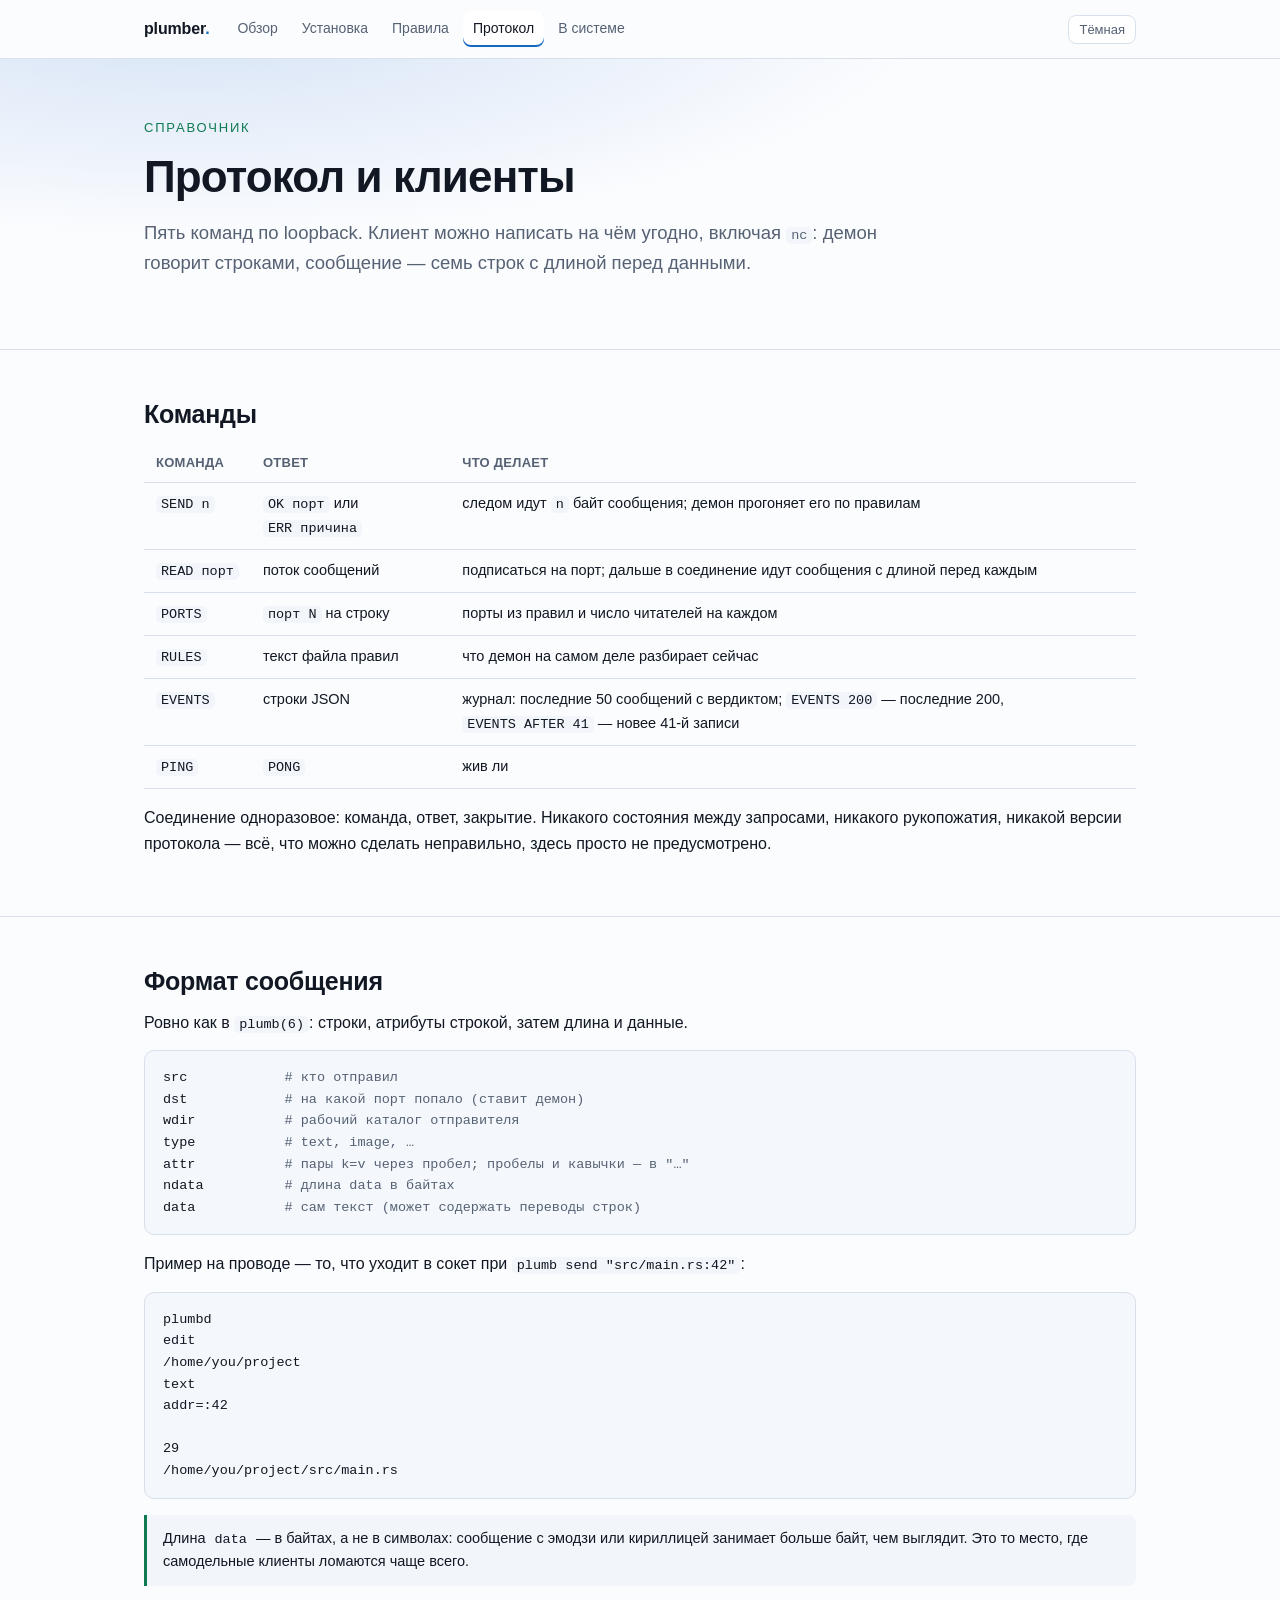
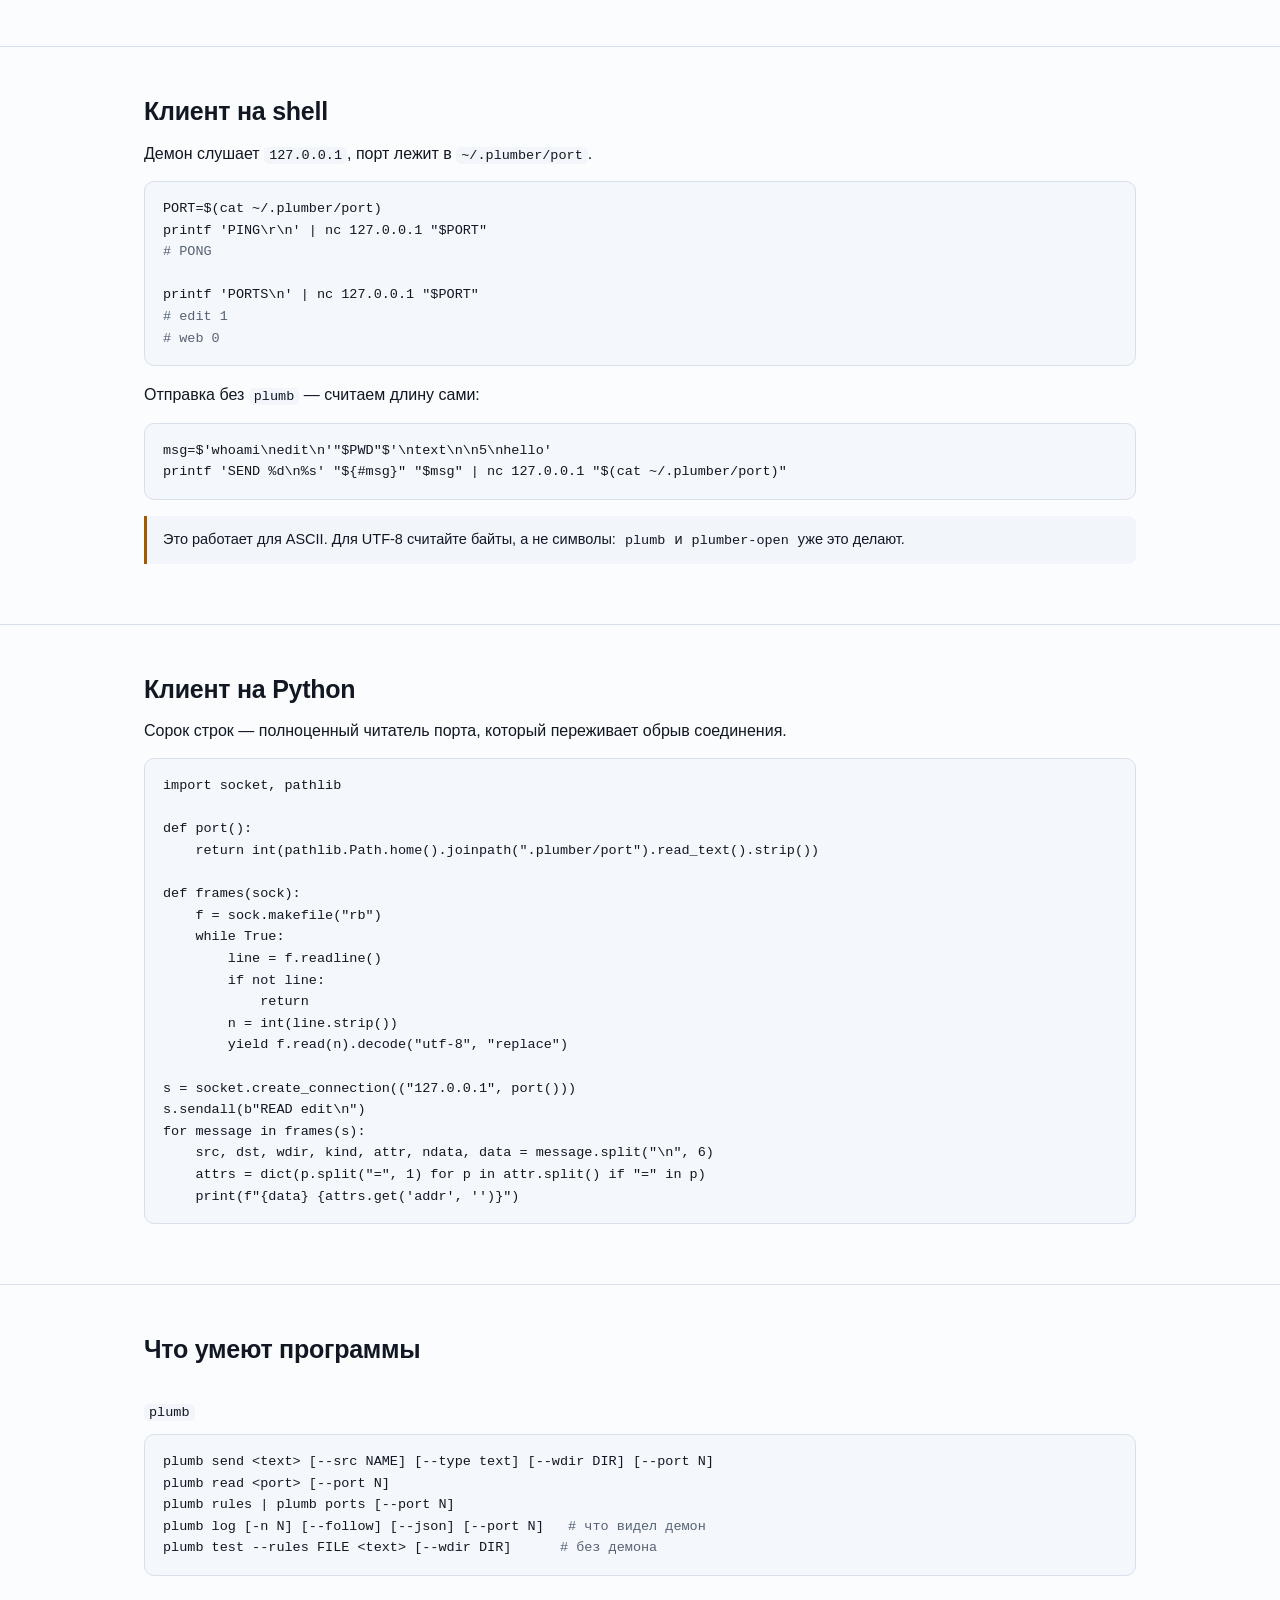
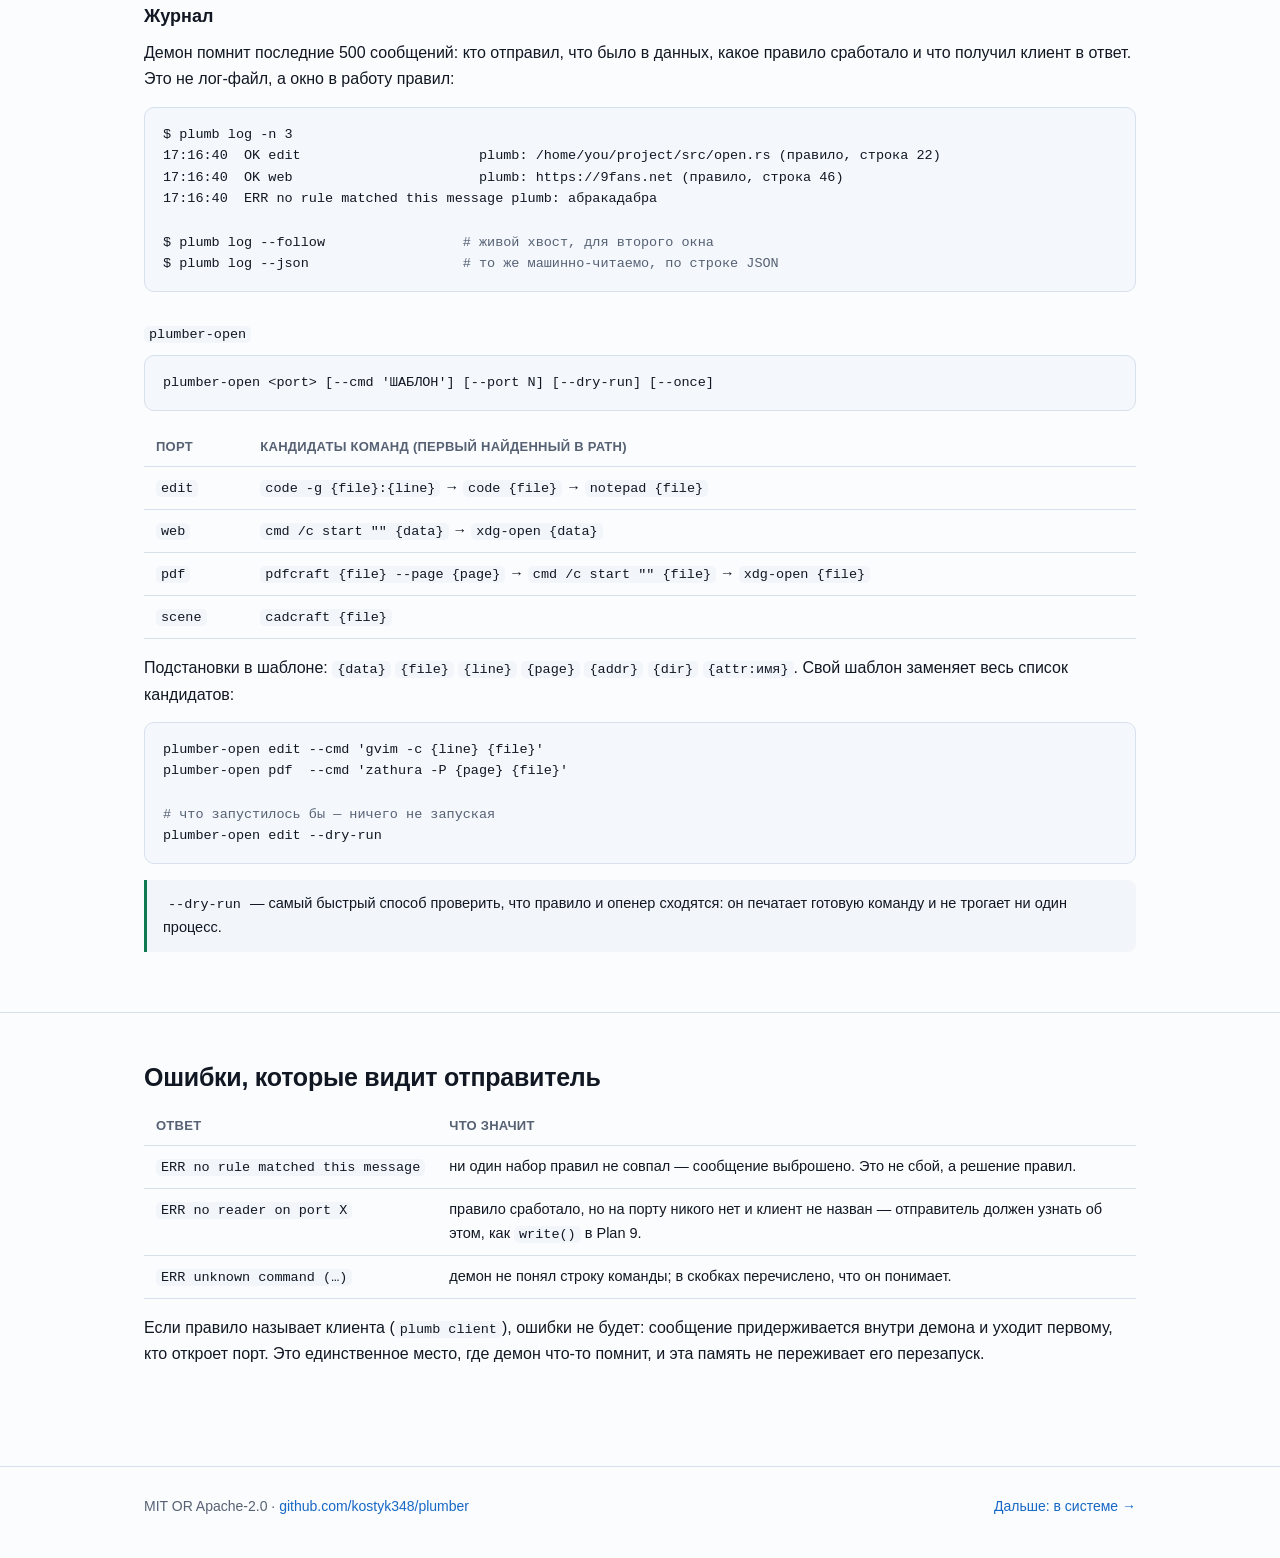
<file: docs/protocol.html>
<!DOCTYPE html>
<html lang="ru">
<head>
<meta charset="utf-8">
<meta name="viewport" content="width=device-width, initial-scale=1">
<title>Протокол и клиенты — plumber</title>
<meta name="description" content="Пять команд по loopback, формат сообщения из plumb(6), примеры клиентов на shell и Python, справочник plumb и plumber-open.">
<link rel="canonical" href="https://kostyk348.github.io/plumber/protocol.html">
<link rel="icon" href="data:image/svg+xml,%3Csvg xmlns='http://www.w3.org/2000/svg' viewBox='0 0 32 32'%3E%3Crect width='32' height='32' rx='7' fill='%230d1117'/%3E%3Cpath d='M7 11h9a5 5 0 0 1 0 10H7' stroke='%236ab7ff' stroke-width='3' fill='none'/%3E%3Ccircle cx='24' cy='21' r='2.5' fill='%237ee2b8'/%3E%3C/svg%3E">
<link rel="stylesheet" href="assets/site.css">
</head>
<body>

<div class="topnav">
  <div class="wrap">
    <a class="brand" href="./">plumber<span>.</span></a>
    <nav>
      <a href="./">Обзор</a>
      <a href="install.html">Установка</a>
      <a href="rules.html">Правила</a>
      <a href="protocol.html">Протокол</a>
      <a href="integration.html">В системе</a>
    </nav>
    <button class="theme-btn" id="themeBtn" type="button">Светлая</button>
  </div>
</div>

<header class="hero">
  <div class="wrap">
    <p class="eyebrow">Справочник</p>
    <h1>Протокол и клиенты</h1>
    <p class="lead">Пять команд по loopback. Клиент можно написать на чём угодно, включая
    <code>nc</code>: демон говорит строками, сообщение — семь строк с длиной перед данными.</p>
  </div>
</header>

<main>

<section>
  <div class="wrap">
    <h2>Команды</h2>
    <div class="tablewrap">
      <table>
        <thead><tr><th>Команда</th><th>Ответ</th><th>Что делает</th></tr></thead>
        <tbody>
          <tr><td><code>SEND n</code></td><td><code>OK порт</code> или <code>ERR причина</code></td><td>следом идут <code>n</code> байт сообщения; демон прогоняет его по правилам</td></tr>
          <tr><td><code>READ порт</code></td><td>поток сообщений</td><td>подписаться на порт; дальше в соединение идут сообщения с длиной перед каждым</td></tr>
          <tr><td><code>PORTS</code></td><td><code>порт N</code> на строку</td><td>порты из правил и число читателей на каждом</td></tr>
          <tr><td><code>RULES</code></td><td>текст файла правил</td><td>что демон на самом деле разбирает сейчас</td></tr>
          <tr><td><code>EVENTS</code></td><td>строки JSON</td><td>журнал: последние 50 сообщений с вердиктом; <code>EVENTS 200</code> — последние 200, <code>EVENTS AFTER 41</code> — новее 41-й записи</td></tr>
          <tr><td><code>PING</code></td><td><code>PONG</code></td><td>жив ли</td></tr>
        </tbody>
      </table>
    </div>
    <p>Соединение одноразовое: команда, ответ, закрытие. Никакого состояния между запросами,
    никакого рукопожатия, никакой версии протокола — всё, что можно сделать неправильно, здесь
    просто не предусмотрено.</p>
  </div>
</section>

<section>
  <div class="wrap">
    <h2>Формат сообщения</h2>
    <p>Ровно как в <code>plumb(6)</code>: строки, атрибуты строкой, затем длина и данные.</p>
<pre><code>src            <span class="c"># кто отправил</span>
dst            <span class="c"># на какой порт попало (ставит демон)</span>
wdir           <span class="c"># рабочий каталог отправителя</span>
type           <span class="c"># text, image, …</span>
attr           <span class="c"># пары k=v через пробел; пробелы и кавычки — в "…"</span>
ndata          <span class="c"># длина data в байтах</span>
data           <span class="c"># сам текст (может содержать переводы строк)</span>
</code></pre>
    <p>Пример на проводе — то, что уходит в сокет при <code>plumb send "src/main.rs:42"</code>:</p>
<pre><code>plumbd
edit
/home/you/project
text
addr=:42

29
/home/you/project/src/main.rs
</code></pre>
    <div class="note">
      Длина <code>data</code> — в байтах, а не в символах: сообщение с эмодзи или кириллицей
      занимает больше байт, чем выглядит. Это то место, где самодельные клиенты ломаются чаще всего.
    </div>
  </div>
</section>

<section>
  <div class="wrap">
    <h2>Клиент на shell</h2>
    <p>Демон слушает <code>127.0.0.1</code>, порт лежит в <code>~/.plumber/port</code>.</p>
<pre><code>PORT=$(cat ~/.plumber/port)
printf 'PING\r\n' | nc 127.0.0.1 "$PORT"
<span class="c"># PONG</span>

printf 'PORTS\n' | nc 127.0.0.1 "$PORT"
<span class="c"># edit 1</span>
<span class="c"># web 0</span>
</code></pre>
    <p>Отправка без <code>plumb</code> — считаем длину сами:</p>
<pre><code>msg=$'whoami\nedit\n'"$PWD"$'\ntext\n\n5\nhello'
printf 'SEND %d\n%s' "${#msg}" "$msg" | nc 127.0.0.1 "$(cat ~/.plumber/port)"
</code></pre>
    <p class="note warn">Это работает для ASCII. Для UTF-8 считайте байты, а не символы: <code>plumb</code> и
    <code>plumber-open</code> уже это делают.</p>
  </div>
</section>

<section>
  <div class="wrap">
    <h2>Клиент на Python</h2>
    <p>Сорок строк — полноценный читатель порта, который переживает обрыв соединения.</p>
<pre><code>import socket, pathlib

def port():
    return int(pathlib.Path.home().joinpath(".plumber/port").read_text().strip())

def frames(sock):
    f = sock.makefile("rb")
    while True:
        line = f.readline()
        if not line:
            return
        n = int(line.strip())
        yield f.read(n).decode("utf-8", "replace")

s = socket.create_connection(("127.0.0.1", port()))
s.sendall(b"READ edit\n")
for message in frames(s):
    src, dst, wdir, kind, attr, ndata, data = message.split("\n", 6)
    attrs = dict(p.split("=", 1) for p in attr.split() if "=" in p)
    print(f"{data} {attrs.get('addr', '')}")
</code></pre>
  </div>
</section>

<section>
  <div class="wrap">
    <h2>Что умеют программы</h2>
    <h3><code>plumb</code></h3>
<pre><code>plumb send &lt;text&gt; [--src NAME] [--type text] [--wdir DIR] [--port N]
plumb read &lt;port&gt; [--port N]
plumb rules | plumb ports [--port N]
plumb log [-n N] [--follow] [--json] [--port N]   <span class="c"># что видел демон</span>
plumb test --rules FILE &lt;text&gt; [--wdir DIR]      <span class="c"># без демона</span>
</code></pre>
<h3>Журнал</h3>
<p>
  Демон помнит последние 500 сообщений: кто отправил, что было в данных, какое правило
  сработало и что получил клиент в ответ. Это не лог-файл, а окно в работу правил:
</p>
<pre><code>$ plumb log -n 3
17:16:40  OK edit                      plumb: /home/you/project/src/open.rs (правило, строка 22)
17:16:40  OK web                       plumb: https://9fans.net (правило, строка 46)
17:16:40  ERR no rule matched this message plumb: абракадабра

$ plumb log --follow                 <span class="c"># живой хвост, для второго окна</span>
$ plumb log --json                   <span class="c"># то же машинно-читаемо, по строке JSON</span>
</code></pre>
    <h3><code>plumber-open</code></h3>
<pre><code>plumber-open &lt;port&gt; [--cmd 'ШАБЛОН'] [--port N] [--dry-run] [--once]
</code></pre>
    <div class="tablewrap">
      <table>
        <thead><tr><th>Порт</th><th>Кандидаты команд (первый найденный в PATH)</th></tr></thead>
        <tbody>
          <tr><td><code>edit</code></td><td><code>code -g {file}:{line}</code> → <code>code {file}</code> → <code>notepad {file}</code></td></tr>
          <tr><td><code>web</code></td><td><code>cmd /c start "" {data}</code> → <code>xdg-open {data}</code></td></tr>
          <tr><td><code>pdf</code></td><td><code>pdfcraft {file} --page {page}</code> → <code>cmd /c start "" {file}</code> → <code>xdg-open {file}</code></td></tr>
          <tr><td><code>scene</code></td><td><code>cadcraft {file}</code></td></tr>
        </tbody>
      </table>
    </div>
    <p>Подстановки в шаблоне: <code>{data}</code> <code>{file}</code> <code>{line}</code>
    <code>{page}</code> <code>{addr}</code> <code>{dir}</code> <code>{attr:имя}</code>.
    Свой шаблон заменяет весь список кандидатов:</p>
<pre><code>plumber-open edit --cmd 'gvim -c {line} {file}'
plumber-open pdf  --cmd 'zathura -P {page} {file}'

<span class="c"># что запустилось бы — ничего не запуская</span>
plumber-open edit --dry-run
</code></pre>
    <div class="note">
      <code>--dry-run</code> — самый быстрый способ проверить, что правило и опенер сходятся: он
      печатает готовую команду и не трогает ни один процесс.
    </div>
  </div>
</section>

<section>
  <div class="wrap">
    <h2>Ошибки, которые видит отправитель</h2>
    <div class="tablewrap">
      <table>
        <thead><tr><th>Ответ</th><th>Что значит</th></tr></thead>
        <tbody>
          <tr><td><code>ERR no rule matched this message</code></td><td>ни один набор правил не совпал — сообщение выброшено. Это не сбой, а решение правил.</td></tr>
          <tr><td><code>ERR no reader on port X</code></td><td>правило сработало, но на порту никого нет и клиент не назван — отправитель должен узнать об этом, как <code>write()</code> в Plan 9.</td></tr>
          <tr><td><code>ERR unknown command (…)</code></td><td>демон не понял строку команды; в скобках перечислено, что он понимает.</td></tr>
        </tbody>
      </table>
    </div>
    <p>
      Если правило называет клиента (<code>plumb client</code>), ошибки не будет: сообщение
      придерживается внутри демона и уходит первому, кто откроет порт. Это единственное место, где
      демон что-то помнит, и эта память не переживает его перезапуск.
    </p>
  </div>
</section>

</main>

<footer class="site">
  <div class="wrap">
    <span>MIT OR Apache-2.0 · <a href="https://github.com/kostyk348/plumber">github.com/kostyk348/plumber</a></span>
    <span><a href="integration.html">Дальше: в системе →</a></span>
  </div>
</footer>

<script src="assets/site.js"></script>
</body>
</html>
</file>
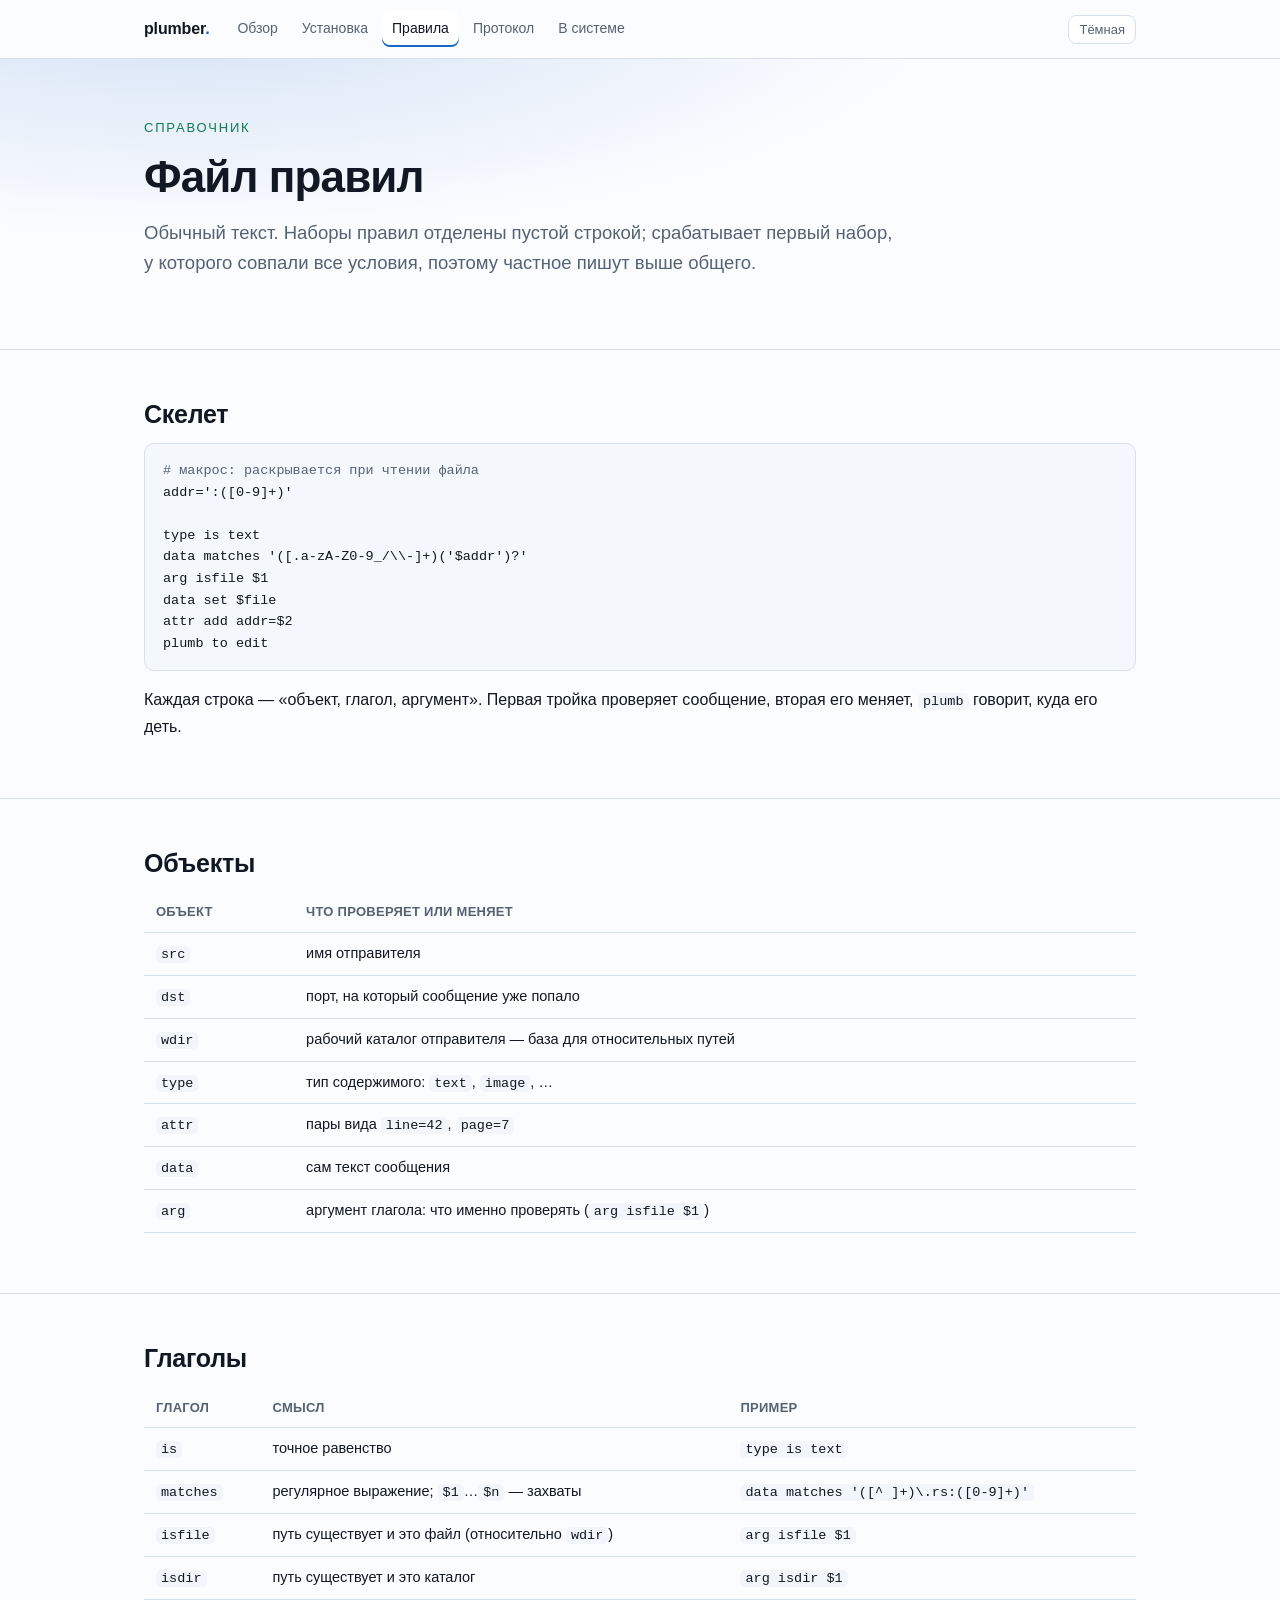
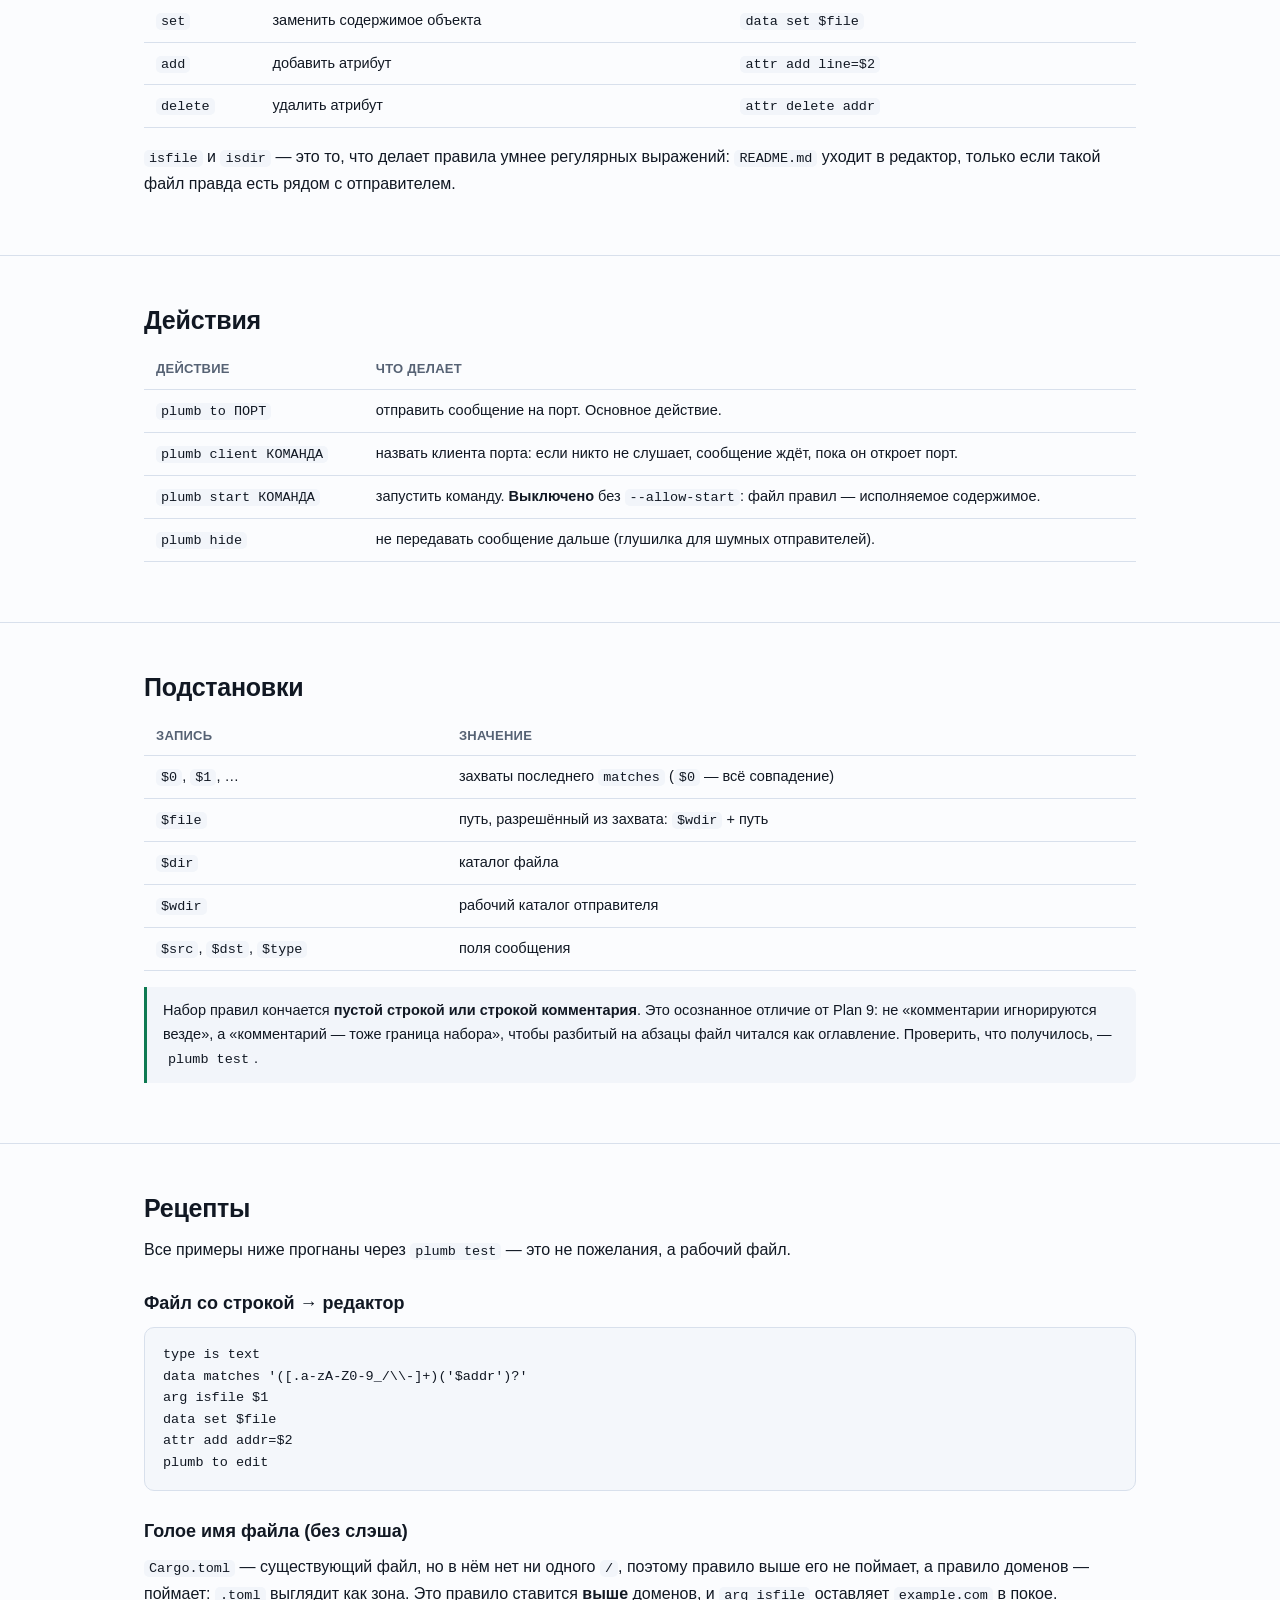
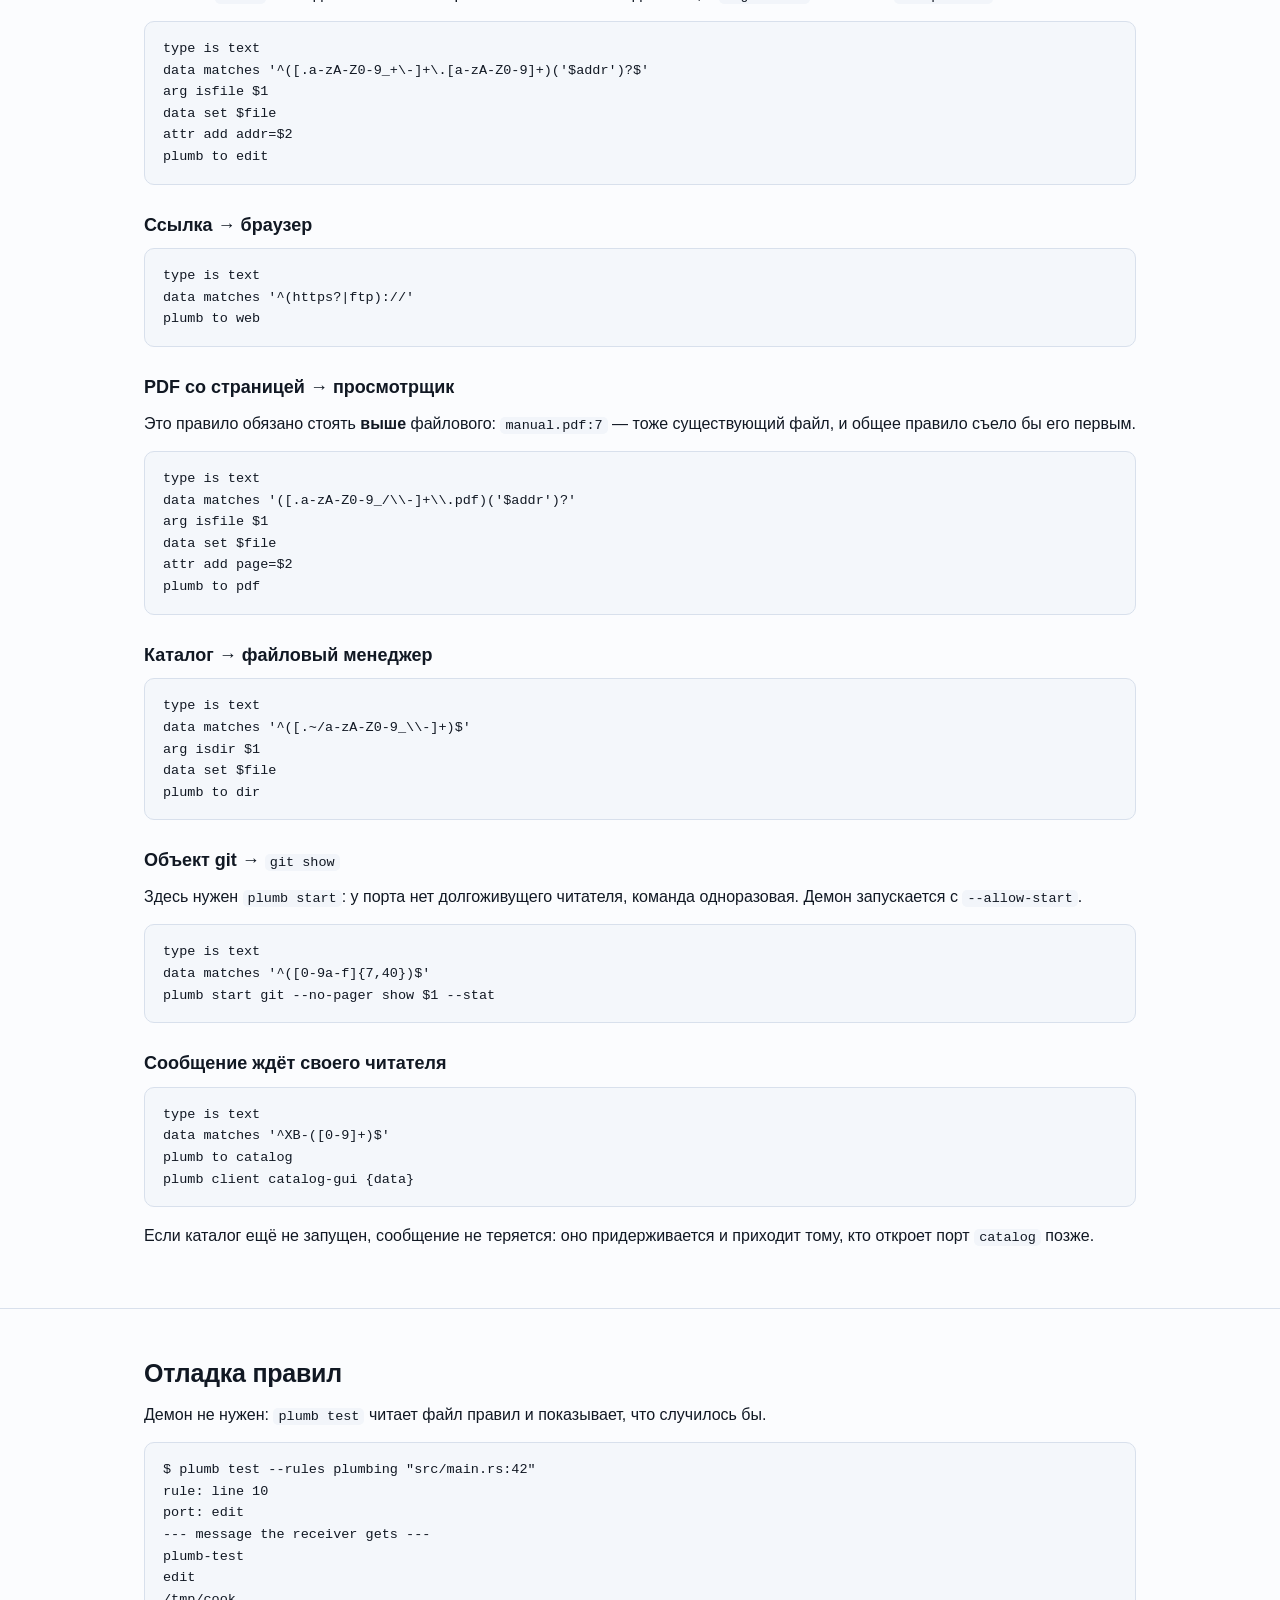
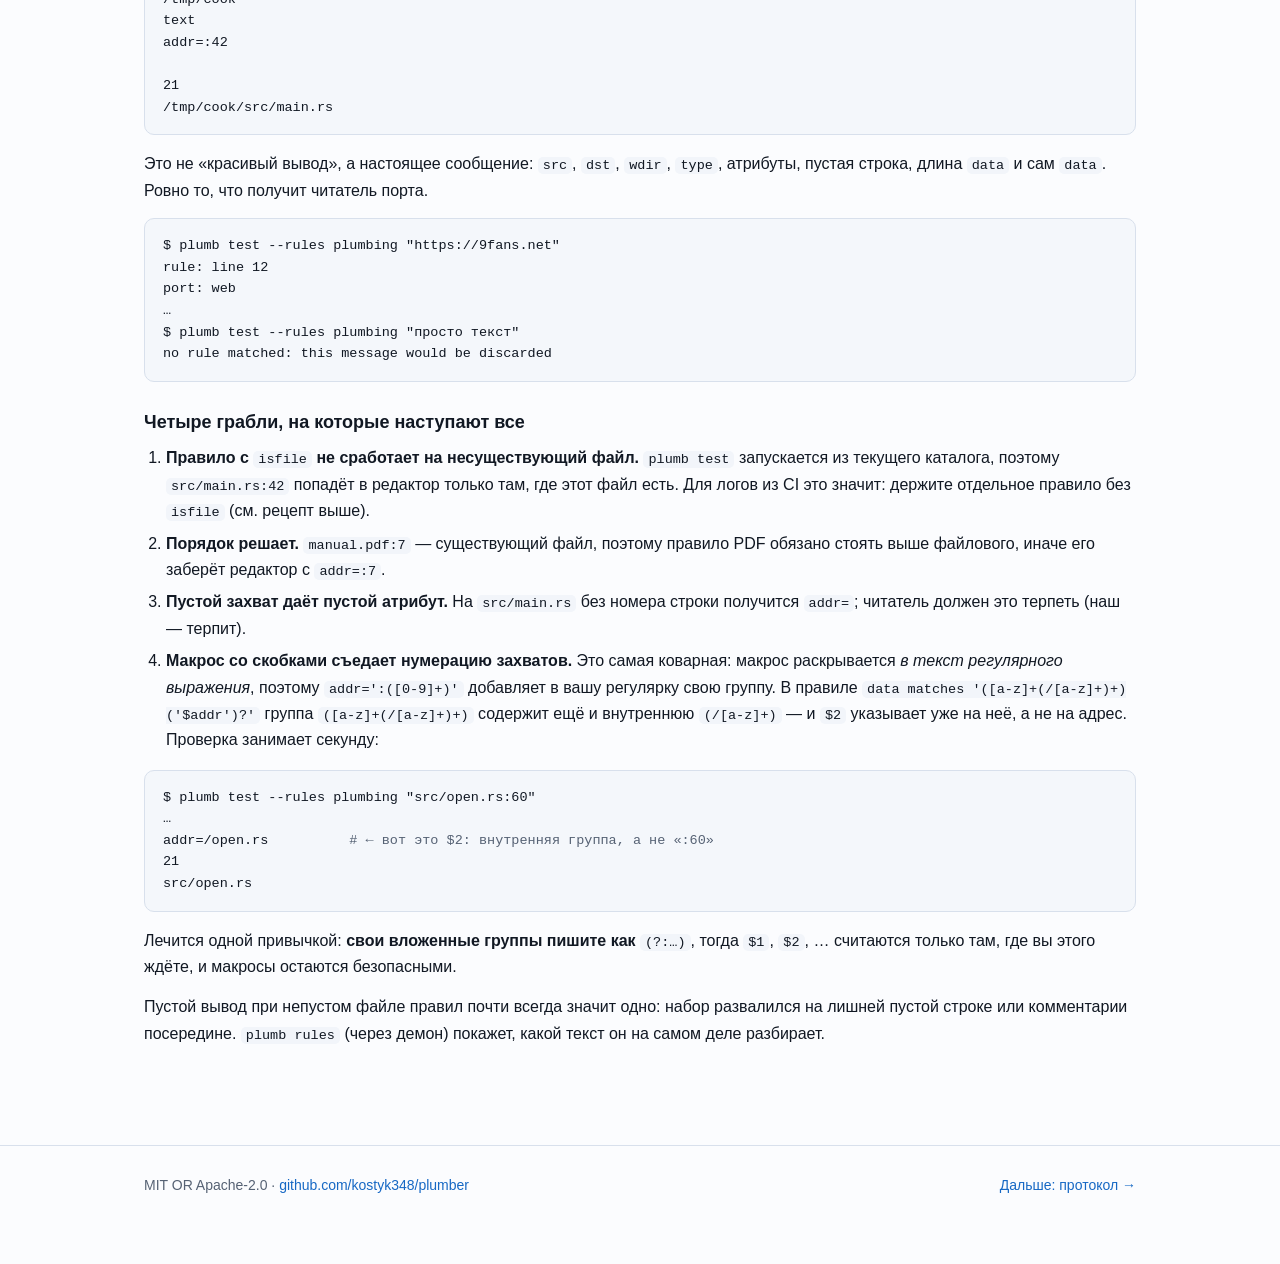
<file: docs/rules.html>
<!DOCTYPE html>
<html lang="ru">
<head>
<meta charset="utf-8">
<meta name="viewport" content="width=device-width, initial-scale=1">
<title>Файл правил — plumber</title>
<meta name="description" content="Грамматика файла правил plumber: объекты, глаголы, действия, подстановки, макросы и include. Готовые рецепты и проверка через plumb test.">
<link rel="canonical" href="https://kostyk348.github.io/plumber/rules.html">
<link rel="icon" href="data:image/svg+xml,%3Csvg xmlns='http://www.w3.org/2000/svg' viewBox='0 0 32 32'%3E%3Crect width='32' height='32' rx='7' fill='%230d1117'/%3E%3Cpath d='M7 11h9a5 5 0 0 1 0 10H7' stroke='%236ab7ff' stroke-width='3' fill='none'/%3E%3Ccircle cx='24' cy='21' r='2.5' fill='%237ee2b8'/%3E%3C/svg%3E">
<link rel="stylesheet" href="assets/site.css">
</head>
<body>

<div class="topnav">
  <div class="wrap">
    <a class="brand" href="./">plumber<span>.</span></a>
    <nav>
      <a href="./">Обзор</a>
      <a href="install.html">Установка</a>
      <a href="rules.html">Правила</a>
      <a href="protocol.html">Протокол</a>
      <a href="integration.html">В системе</a>
    </nav>
    <button class="theme-btn" id="themeBtn" type="button">Светлая</button>
  </div>
</div>

<header class="hero">
  <div class="wrap">
    <p class="eyebrow">Справочник</p>
    <h1>Файл правил</h1>
    <p class="lead">Обычный текст. Наборы правил отделены пустой строкой; срабатывает первый набор,
    у которого совпали все условия, поэтому частное пишут выше общего.</p>
  </div>
</header>

<main>

<section>
  <div class="wrap">
    <h2>Скелет</h2>
<pre><code><span class="c"># макрос: раскрывается при чтении файла</span>
addr=':([0-9]+)'

type is text
data matches '([.a-zA-Z0-9_/\\-]+)('$addr')?'
arg isfile $1
data set $file
attr add addr=$2
plumb to edit
</code></pre>
    <p>
      Каждая строка — «объект, глагол, аргумент». Первая тройка проверяет сообщение, вторая его
      меняет, <code>plumb</code> говорит, куда его деть.
    </p>
  </div>
</section>

<section>
  <div class="wrap">
    <h2>Объекты</h2>
    <div class="tablewrap">
      <table>
        <thead><tr><th>Объект</th><th>Что проверяет или меняет</th></tr></thead>
        <tbody>
          <tr><td><code>src</code></td><td>имя отправителя</td></tr>
          <tr><td><code>dst</code></td><td>порт, на который сообщение уже попало</td></tr>
          <tr><td><code>wdir</code></td><td>рабочий каталог отправителя — база для относительных путей</td></tr>
          <tr><td><code>type</code></td><td>тип содержимого: <code>text</code>, <code>image</code>, …</td></tr>
          <tr><td><code>attr</code></td><td>пары вида <code>line=42</code>, <code>page=7</code></td></tr>
          <tr><td><code>data</code></td><td>сам текст сообщения</td></tr>
          <tr><td><code>arg</code></td><td>аргумент глагола: что именно проверять (<code>arg isfile $1</code>)</td></tr>
        </tbody>
      </table>
    </div>
  </div>
</section>

<section>
  <div class="wrap">
    <h2>Глаголы</h2>
    <div class="tablewrap">
      <table>
        <thead><tr><th>Глагол</th><th>Смысл</th><th>Пример</th></tr></thead>
        <tbody>
          <tr><td><code>is</code></td><td>точное равенство</td><td><code>type is text</code></td></tr>
          <tr><td><code>matches</code></td><td>регулярное выражение; <code>$1</code>…<code>$n</code> — захваты</td><td><code>data matches '([^ ]+)\.rs:([0-9]+)'</code></td></tr>
          <tr><td><code>isfile</code></td><td>путь существует и это файл (относительно <code>wdir</code>)</td><td><code>arg isfile $1</code></td></tr>
          <tr><td><code>isdir</code></td><td>путь существует и это каталог</td><td><code>arg isdir $1</code></td></tr>
          <tr><td><code>set</code></td><td>заменить содержимое объекта</td><td><code>data set $file</code></td></tr>
          <tr><td><code>add</code></td><td>добавить атрибут</td><td><code>attr add line=$2</code></td></tr>
          <tr><td><code>delete</code></td><td>удалить атрибут</td><td><code>attr delete addr</code></td></tr>
        </tbody>
      </table>
    </div>
    <p>
      <code>isfile</code> и <code>isdir</code> — это то, что делает правила умнее регулярных
      выражений: <code>README.md</code> уходит в редактор, только если такой файл правда есть рядом
      с отправителем.
    </p>
  </div>
</section>

<section>
  <div class="wrap">
    <h2>Действия</h2>
    <div class="tablewrap">
      <table>
        <thead><tr><th>Действие</th><th>Что делает</th></tr></thead>
        <tbody>
          <tr><td><code>plumb to ПОРТ</code></td><td>отправить сообщение на порт. Основное действие.</td></tr>
          <tr><td><code>plumb client КОМАНДА</code></td><td>назвать клиента порта: если никто не слушает, сообщение ждёт, пока он откроет порт.</td></tr>
          <tr><td><code>plumb start КОМАНДА</code></td><td>запустить команду. <b>Выключено</b> без <code>--allow-start</code>: файл правил — исполняемое содержимое.</td></tr>
          <tr><td><code>plumb hide</code></td><td>не передавать сообщение дальше (глушилка для шумных отправителей).</td></tr>
        </tbody>
      </table>
    </div>
  </div>
</section>

<section>
  <div class="wrap">
    <h2>Подстановки</h2>
    <div class="tablewrap">
      <table>
        <thead><tr><th>Запись</th><th>Значение</th></tr></thead>
        <tbody>
          <tr><td><code>$0</code>, <code>$1</code>, …</td><td>захваты последнего <code>matches</code> (<code>$0</code> — всё совпадение)</td></tr>
          <tr><td><code>$file</code></td><td>путь, разрешённый из захвата: <code>$wdir</code> + путь</td></tr>
          <tr><td><code>$dir</code></td><td>каталог файла</td></tr>
          <tr><td><code>$wdir</code></td><td>рабочий каталог отправителя</td></tr>
          <tr><td><code>$src</code>, <code>$dst</code>, <code>$type</code></td><td>поля сообщения</td></tr>
        </tbody>
      </table>
    </div>
    <div class="note">
      Набор правил кончается <b>пустой строкой или строкой комментария</b>. Это осознанное отличие
      от Plan 9: не «комментарии игнорируются везде», а «комментарий — тоже граница набора», чтобы
      разбитый на абзацы файл читался как оглавление. Проверить, что получилось, — <code>plumb test</code>.
    </div>
  </div>
</section>

<section>
  <div class="wrap">
    <h2>Рецепты</h2>
    <p>Все примеры ниже прогнаны через <code>plumb test</code> — это не пожелания, а рабочий файл.</p>

    <h3>Файл со строкой → редактор</h3>
<pre><code>type is text
data matches '([.a-zA-Z0-9_/\\-]+)('$addr')?'
arg isfile $1
data set $file
attr add addr=$2
plumb to edit
</code></pre>

    <h3>Голое имя файла (без слэша)</h3>
    <p>
      <code>Cargo.toml</code> — существующий файл, но в нём нет ни одного <code>/</code>, поэтому
      правило выше его не поймает, а правило доменов — поймает: <code>.toml</code> выглядит как
      зона. Это правило ставится <b>выше</b> доменов, и <code>arg isfile</code> оставляет
      <code>example.com</code> в покое.
    </p>
<pre><code>type is text
data matches '^([.a-zA-Z0-9_+\-]+\.[a-zA-Z0-9]+)('$addr')?$'
arg isfile $1
data set $file
attr add addr=$2
plumb to edit
</code></pre>

    <h3>Ссылка → браузер</h3>
<pre><code>type is text
data matches '^(https?|ftp)://'
plumb to web
</code></pre>

    <h3>PDF со страницей → просмотрщик</h3>
    <p>
      Это правило обязано стоять <b>выше</b> файлового: <code>manual.pdf:7</code> — тоже
      существующий файл, и общее правило съело бы его первым.
    </p>
<pre><code>type is text
data matches '([.a-zA-Z0-9_/\\-]+\\.pdf)('$addr')?'
arg isfile $1
data set $file
attr add page=$2
plumb to pdf
</code></pre>

    <h3>Каталог → файловый менеджер</h3>
<pre><code>type is text
data matches '^([.~/a-zA-Z0-9_\\-]+)$'
arg isdir $1
data set $file
plumb to dir
</code></pre>

    <h3>Объект git → <code>git show</code></h3>
    <p>
      Здесь нужен <code>plumb start</code>: у порта нет долгоживущего читателя, команда
      одноразовая. Демон запускается с <code>--allow-start</code>.
    </p>
<pre><code>type is text
data matches '^([0-9a-f]{7,40})$'
plumb start git --no-pager show $1 --stat
</code></pre>

    <h3>Сообщение ждёт своего читателя</h3>
<pre><code>type is text
data matches '^XB-([0-9]+)$'
plumb to catalog
plumb client catalog-gui {data}
</code></pre>
    <p>
      Если каталог ещё не запущен, сообщение не теряется: оно придерживается и приходит тому, кто
      откроет порт <code>catalog</code> позже.
    </p>
  </div>
</section>

<section>
  <div class="wrap">
    <h2>Отладка правил</h2>
    <p>Демон не нужен: <code>plumb test</code> читает файл правил и показывает, что случилось бы.</p>
<pre><code>$ plumb test --rules plumbing "src/main.rs:42"
rule: line 10
port: edit
--- message the receiver gets ---
plumb-test
edit
/tmp/cook
text
addr=:42

21
/tmp/cook/src/main.rs
</code></pre>
    <p>
      Это не «красивый вывод», а настоящее сообщение: <code>src</code>, <code>dst</code>,
      <code>wdir</code>, <code>type</code>, атрибуты, пустая строка, длина <code>data</code> и сам
      <code>data</code>. Ровно то, что получит читатель порта.
    </p>
<pre><code>$ plumb test --rules plumbing "https://9fans.net"
rule: line 12
port: web
…
$ plumb test --rules plumbing "просто текст"
no rule matched: this message would be discarded
</code></pre>
    <h3>Четыре грабли, на которые наступают все</h3>
    <ol>
      <li>
        <b>Правило с <code>isfile</code> не сработает на несуществующий файл.</b>
        <code>plumb test</code> запускается из текущего каталога, поэтому
        <code>src/main.rs:42</code> попадёт в редактор только там, где этот файл есть. Для логов из
        CI это значит: держите отдельное правило без <code>isfile</code> (см. рецепт выше).
      </li>
      <li>
        <b>Порядок решает.</b> <code>manual.pdf:7</code> — существующий файл, поэтому правило PDF
        обязано стоять выше файлового, иначе его заберёт редактор с <code>addr=:7</code>.
      </li>
      <li>
        <b>Пустой захват даёт пустой атрибут.</b> На <code>src/main.rs</code> без номера строки
        получится <code>addr=</code>; читатель должен это терпеть (наш — терпит).
      </li>
      <li>
        <b>Макрос со скобками съедает нумерацию захватов.</b> Это самая коварная: макрос
        раскрывается <i>в текст регулярного выражения</i>, поэтому
        <code>addr=':([0-9]+)'</code> добавляет в вашу регулярку свою группу. В правиле
        <code>data matches '([a-z]+(/[a-z]+)+)('$addr')?'</code> группа <code>([a-z]+(/[a-z]+)+)</code>
        содержит ещё и внутреннюю <code>(/[a-z]+)</code> — и <code>$2</code> указывает уже на неё, а
        не на адрес. Проверка занимает секунду:
      </li>
    </ol>
<pre><code>$ plumb test --rules plumbing "src/open.rs:60"
…
addr=/open.rs          <span class="c"># ← вот это $2: внутренняя группа, а не «:60»</span>
21
src/open.rs
</code></pre>
    <p>
      Лечится одной привычкой: <b>свои вложенные группы пишите как <code>(?:…)</code></b>, тогда
      <code>$1</code>, <code>$2</code>, … считаются только там, где вы этого ждёте, и макросы
      остаются безопасными.
    </p>
    <p>
      Пустой вывод при непустом файле правил почти всегда значит одно: набор развалился на лишней
      пустой строке или комментарии посередине. <code>plumb rules</code> (через демон) покажет,
      какой текст он на самом деле разбирает.
    </p>
  </div>
</section>

</main>

<footer class="site">
  <div class="wrap">
    <span>MIT OR Apache-2.0 · <a href="https://github.com/kostyk348/plumber">github.com/kostyk348/plumber</a></span>
    <span><a href="protocol.html">Дальше: протокол →</a></span>
  </div>
</footer>

<script src="assets/site.js"></script>
</body>
</html>
</file>
<file: docs/assets/site.css>
/* plumber — общие стили сайта.
   Тёмная тема по умолчанию, светлая — по prefers-color-scheme и по кнопке.
   Никаких внешних шрифтов и скриптов: страница должна открываться офлайн. */

:root {
  --bg: #0d1117;
  --panel: #161b22;
  --panel2: #1c2230;
  --line: #2b3444;
  --fg: #e6edf3;
  --muted: #96a1b0;
  --accent: #6ab7ff;
  --accent2: #7ee2b8;
  --warn: #ffb86b;
  --bad: #ff9b9b;
  --code: #0a0e14;
  --max: 1040px;
  --radius: 10px;
}

:root[data-theme="light"] {
  --bg: #fbfcfe;
  --panel: #ffffff;
  --panel2: #f2f5fa;
  --line: #d8e0ec;
  --fg: #111823;
  --muted: #566274;
  --accent: #1668c4;
  --accent2: #0e7a52;
  --warn: #a35a00;
  --bad: #b32020;
  --code: #f4f7fb;
}

@media (prefers-color-scheme: light) {
  :root:not([data-theme="dark"]) {
    --bg: #fbfcfe;
    --panel: #ffffff;
    --panel2: #f2f5fa;
    --line: #d8e0ec;
    --fg: #111823;
    --muted: #566274;
    --accent: #1668c4;
    --accent2: #0e7a52;
    --warn: #a35a00;
    --bad: #b32020;
    --code: #f4f7fb;
  }
}

* { box-sizing: border-box; }

html { scroll-behavior: smooth; scroll-padding-top: 76px; }

body {
  margin: 0;
  background: var(--bg);
  color: var(--fg);
  font: 16px/1.65 -apple-system, "Segoe UI", Roboto, Helvetica, Arial, sans-serif;
  -webkit-font-smoothing: antialiased;
}

.wrap { max-width: var(--max); margin: 0 auto; padding: 0 24px; }

a { color: var(--accent); text-decoration: none; border-bottom: 1px solid color-mix(in srgb, var(--accent) 35%, transparent); }
a:hover { border-bottom-color: var(--accent); }

/* ---- верхняя панель ---- */
.topnav {
  position: sticky; top: 0; z-index: 20;
  backdrop-filter: blur(10px);
  background: color-mix(in srgb, var(--bg) 88%, transparent);
  border-bottom: 1px solid var(--line);
}
.topnav .wrap { display: flex; align-items: center; gap: 18px; height: 58px; }
.brand { font-weight: 700; letter-spacing: -.01em; border: 0; color: var(--fg); }
.brand span { color: var(--accent); }
.topnav nav { display: flex; gap: 4px; flex: 1; flex-wrap: wrap; }
.topnav nav a {
  border: 0; color: var(--muted); font-size: 14px; padding: 6px 10px; border-radius: 8px;
}
.topnav nav a:hover { color: var(--fg); background: var(--panel2); }
.topnav nav a[aria-current="page"] { color: var(--fg); background: var(--panel); box-shadow: inset 0 -2px 0 var(--accent); }
.theme-btn {
  border: 1px solid var(--line); background: var(--panel); color: var(--muted);
  border-radius: 8px; padding: 6px 10px; font-size: 13px; cursor: pointer;
}
.theme-btn:hover { color: var(--fg); }

/* ---- шапка страницы ---- */
header.hero {
  border-bottom: 1px solid var(--line);
  background: radial-gradient(1200px 380px at 15% -20%, color-mix(in srgb, var(--accent) 18%, transparent) 0%, var(--bg) 62%);
  padding: 58px 0 46px;
}
.eyebrow { color: var(--accent2); font-size: 13px; letter-spacing: .14em; text-transform: uppercase; margin: 0 0 14px; }
h1 { font-size: clamp(28px, 4.6vw, 44px); line-height: 1.12; margin: 0 0 16px; letter-spacing: -.02em; }
h1 span { color: var(--accent); }
.lead { font-size: 18.5px; color: var(--muted); max-width: 760px; margin: 0 0 24px; }
.lead b { color: var(--fg); font-weight: 600; }
.btns { display: flex; flex-wrap: wrap; gap: 10px; }
.btn {
  display: inline-block; padding: 10px 16px; border-radius: 9px; border: 1px solid var(--line);
  background: var(--panel); color: var(--fg); font-size: 14.5px; border-bottom-width: 1px;
  transition: transform .12s, border-color .12s;
}
.btn:hover { transform: translateY(-1px); border-color: var(--accent); }
.btn.primary { background: linear-gradient(180deg, color-mix(in srgb, var(--accent) 55%, #123), color-mix(in srgb, var(--accent) 30%, #123)); border-color: var(--accent); color: #fff; }

/* ---- секции ---- */
main { padding-bottom: 40px; }
section { padding: 44px 0; border-bottom: 1px solid var(--line); }
section:last-of-type { border-bottom: 0; }
h2 { font-size: 25px; margin: 0 0 8px; letter-spacing: -.01em; }
h3 { font-size: 18px; margin: 26px 0 8px; }
p { margin: 0 0 14px; }
ul, ol { margin: 0 0 16px; padding-left: 22px; }
li { margin: 6px 0; }
.lead + h2, p.lead { color: var(--muted); }

/* ---- код ---- */
pre {
  position: relative; background: var(--code); border: 1px solid var(--line);
  border-radius: var(--radius); padding: 16px 18px; overflow-x: auto;
  font: 13.5px/1.6 ui-monospace, "JetBrains Mono", Consolas, monospace; margin: 0 0 16px;
}
pre code { background: none; padding: 0; }
code { font: 13.5px/1.5 ui-monospace, "JetBrains Mono", Consolas, monospace;
  background: var(--panel2); border-radius: 5px; padding: 1px 5px; }
pre .c { color: var(--muted); }
pre .k { color: var(--accent2); }
pre .s { color: var(--warn); }
.copy {
  position: absolute; top: 8px; right: 8px; border: 1px solid var(--line);
  background: var(--panel); color: var(--muted); font-size: 11.5px; padding: 4px 8px;
  border-radius: 7px; cursor: pointer; opacity: 0; transition: opacity .12s;
}
pre:hover .copy, .copy:focus { opacity: 1; }
.copy:hover { color: var(--fg); }

/* ---- таблицы ---- */
.tablewrap { overflow-x: auto; margin: 0 0 16px; }
table { width: 100%; border-collapse: collapse; font-size: 14.5px; }
th, td { text-align: left; padding: 9px 12px; border-bottom: 1px solid var(--line); vertical-align: top; }
th { color: var(--muted); font-weight: 600; font-size: 13px; letter-spacing: .02em; text-transform: uppercase; }
tbody tr:hover { background: var(--panel2); }
td code { white-space: nowrap; }

/* ---- карточки ---- */
.grid { display: grid; gap: 14px; grid-template-columns: repeat(auto-fit, minmax(240px, 1fr)); }
.card {
  background: var(--panel); border: 1px solid var(--line); border-radius: var(--radius); padding: 16px 18px;
}
.card h3 { margin: 0 0 6px; font-size: 16px; }
.card p { margin: 0; color: var(--muted); font-size: 14.5px; }

.note {
  border-left: 3px solid var(--accent2); background: var(--panel2);
  padding: 12px 16px; border-radius: 0 8px 8px 0; margin: 0 0 16px; font-size: 14.5px;
}
.note.warn { border-left-color: var(--warn); }
.badge { display: inline-block; font-size: 12px; padding: 2px 8px; border-radius: 999px;
  border: 1px solid var(--line); color: var(--muted); margin-left: 6px; }
.badge.ok { color: var(--accent2); border-color: color-mix(in srgb, var(--accent2) 45%, transparent); }
.badge.warn { color: var(--warn); border-color: color-mix(in srgb, var(--warn) 45%, transparent); }

/* ---- подвал ---- */
footer.site { border-top: 1px solid var(--line); padding: 28px 0 40px; color: var(--muted); font-size: 14px; }
footer.site .wrap { display: flex; flex-wrap: wrap; gap: 12px; justify-content: space-between; }
footer.site a { border-bottom: 0; }

@media (max-width: 720px) {
  .topnav .wrap { height: auto; flex-wrap: wrap; padding: 10px 18px; gap: 8px; }
  .topnav nav { order: 3; width: 100%; }
  header.hero { padding: 34px 0 30px; }
  section { padding: 32px 0; }
}
</file>
